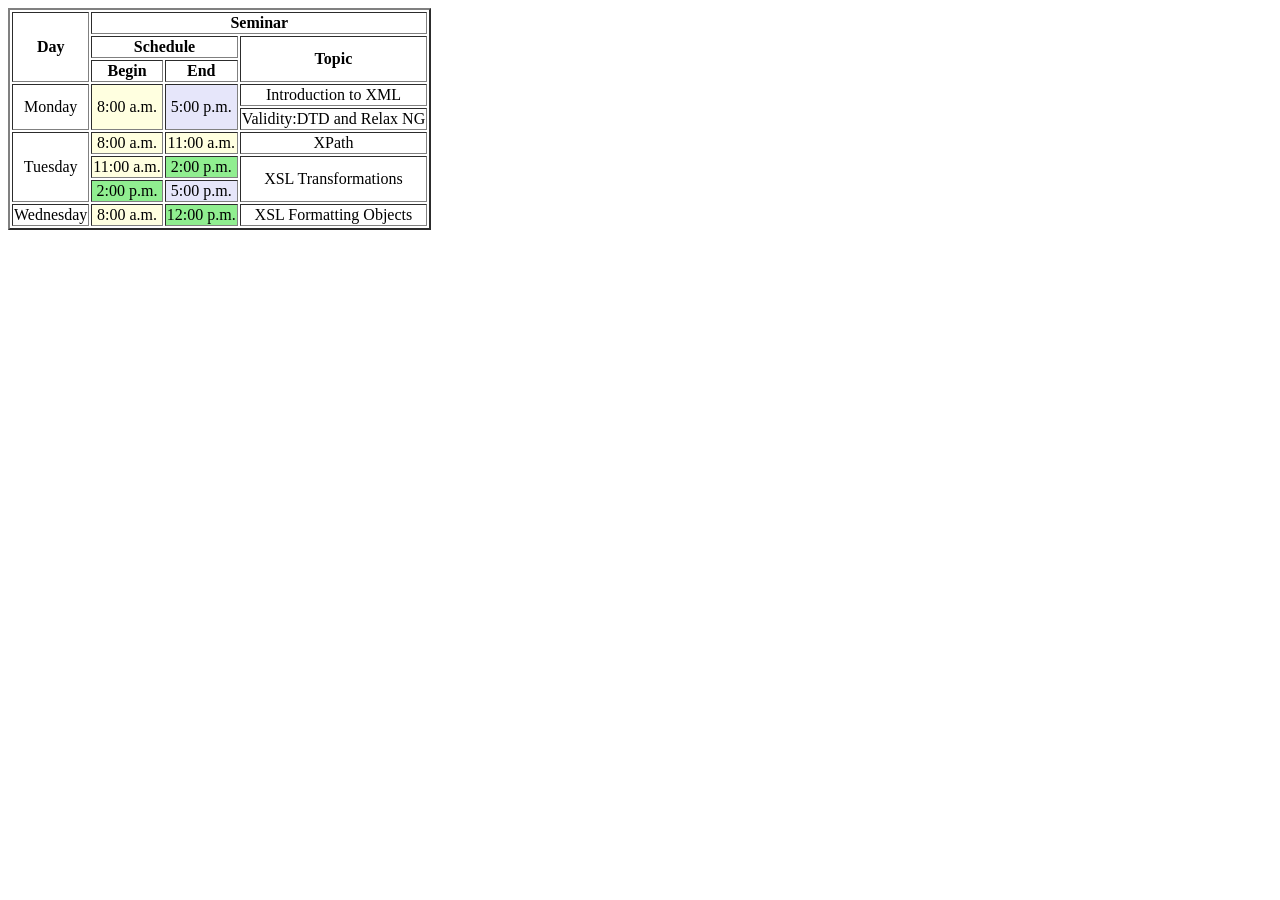
<file: task1 - Copy/index.html>
<!DOCTYPE html>
<html>
    <head>
        <title>Web-design-summer </title>
        <link rel="icon" href="image/5610944.png">
    </head>
    <body>
        <table border="2" >
            <thead>
                <tr>
                    <th rowspan="3" >Day</th>
                    <th colspan="3">Seminar</th>
                </tr>
                <tr>
                    <th colspan="2">Schedule</th>
                    <th rowspan="2">Topic</th>
                </tr>
                <tr>
                    <th>Begin</th>
                    <th>End</th>
                </tr>
            </thead>
            <tbody>
                <tr>
                    <td rowspan="2" align="center">Monday</td>
                    <td rowspan="2" align="center" bgColor="lightyellow"> 8:00 a.m.</td>
                    <td rowspan="2" align="center" bgColor="Lavender"> 5:00 p.m.</td>
                    <td align="center">Introduction to XML</td>
                </tr>
                <tr>
                    <td align="center">Validity:DTD and Relax NG</td>
                </tr>
                <tr>
                    <td rowspan="3" align="center">Tuesday</td>
                    <td align="center" bgColor="lightyellow"> 8:00 a.m.</td>
                    <td align="center" bgColor="lightyellow"> 11:00 a.m.</td>
                    <td align="center">XPath</td>
                </tr>
                <tr>
                    <td align="center" bgColor="lightyellow"> 11:00 a.m.</td>
                    <td align="center" bgColor="lightgreen"> 2:00 p.m.</td>
                    <td rowspan="2" align="center">XSL Transformations</td>
                </tr>
                <tr>
                    <td align="center" bgColor="lightgreen"> 2:00 p.m.</td>
                    <td align="center" bgColor="Lavender"> 5:00 p.m.</td>
                </tr>
                <tr>
                    <td align="center">Wednesday</td>
                    <td align="center" bgColor="lightyellow"> 8:00 a.m.</td>
                    <td align="center" bgColor="lightgreen"> 12:00 p.m.</td>
                    <td align="center">XSL Formatting Objects</td>
                </tr>
            </tbody>
        </table>
    </body>

</html>
</file>
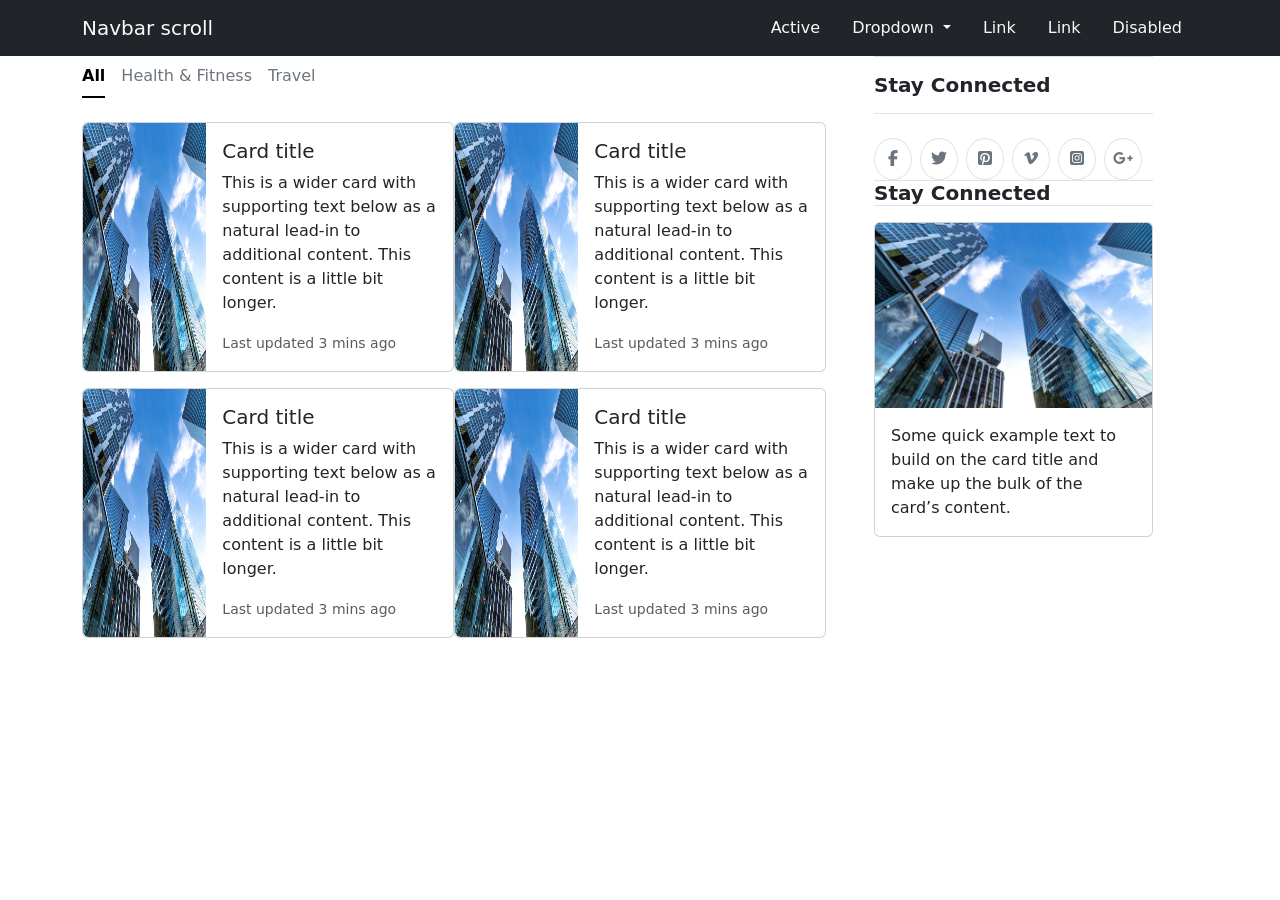
<file: task10/index.html>
<!DOCTYPE html>
<html lang="en">
<head>
    <meta charset="UTF-8">
    <meta name="viewport" content="width=device-width, initial-scale=1.0">
    <title>Web-design-summer </title>
    <link rel="stylesheet" href="css/bootstrap.min.css">
    <link rel="stylesheet" href="css/all.min.css">
</head>
<body>
   <nav class="navbar navbar-expand-lg bg-dark">
  <div class="container-fluid container">
    <a class="navbar-brand text-light " href="#">Navbar scroll</a>
    <ul class="nav justify-content-end">
  <li class="nav-item">
    <a class="nav-link active text-light " aria-current="page" href="#">Active</a>
  </li>
  <li class="nav-item dropdown">
          <a class="nav-link dropdown-toggle text-light"  href="#" role="button" data-bs-toggle="dropdown" aria-expanded="false">
            Dropdown
          </a>
          <ul class="dropdown-menu">
            <li><a class="dropdown-item" href="#">Action</a></li>
            <li><a class="dropdown-item" href="#">Another action</a></li>
            <li><hr class="dropdown-divider"></li>
            <li><a class="dropdown-item" href="#">Something else here</a></li>
          </ul>
        </li>
  <li class="nav-item">
    <a class="nav-link disabled text-light " href="#">Link</a>
  </li>
  <li class="nav-item">
    <a class="nav-link disabled text-light " href="#">Link</a>

  </li>
  <li class="nav-item">
    <a class="nav-link disabled text-light " aria-disabled="true">Disabled</a>
  </li>
</ul>
  </div>
</nav>
<section  class="container">
    <div class="d-flex">
    <div class="col-8">
        <ul class="nav nav-underline mb-4" id="myTab" role="tablist">
    <li class="nav-item" role="presentation">
      <a class="nav-link active" id="all-tab" data-bs-toggle="tab" href="#all-content" role="tab">All</a>
    </li>
    <li class="nav-item" role="presentation">
      <a class="nav-link text-secondary" id="health-tab" data-bs-toggle="tab" href="#health-content" role="tab">Health & Fitness</a>
    </li>
    <li class="nav-item" role="presentation">
      <a class="nav-link text-secondary" id="travel-tab" data-bs-toggle="tab" href="#travel-content" role="tab">Travel</a>
    </li>
  </ul>
  <div class="tab-content row" id="myTabContent">
    <div class="tab-pane fade show active" id="all-content" role="tabpanel">
        <div class="d-flex">
        <div class="card col-6 mb-3">
            <div class="row g-0">
                <div class="col-md-4">
                     <img src="image/3.jpg" class="img-fluid rounded-start w-100 h-100" alt="">
                </div>
                <div class="col-md-8">
                    <div class="card-body">
                        <h5 class="card-title">Card title</h5>
                        <p class="card-text">This is a wider card with supporting text below as a natural lead-in to additional content. This content is a little bit longer.</p>
                        <p class="card-text"><small class="text-body-secondary">Last updated 3 mins ago</small></p>
                    </div>
                </div>
            </div>
        </div>
        <div class="card col-6 mb-3">
            <div class="row g-0">
                <div class="col-md-4">
                    <img src="image/3.jpg" class="img-fluid rounded-start w-100 h-100" alt="">
                </div>
                <div class="col-md-8">
                    <div class="card-body">
                        <h5 class="card-title">Card title</h5>
                        <p class="card-text">This is a wider card with supporting text below as a natural lead-in to additional content. This content is a little bit longer.</p>
                        <p class="card-text"><small class="text-body-secondary">Last updated 3 mins ago</small></p>
                    </div>
                </div>
            </div>
        </div>
        </div>
        <div class="d-flex">
        <div class="card col-6 mb-3">
            <div class="row g-0">
                <div class="col-md-4">
                     <img src="image/3.jpg" class="img-fluid rounded-start w-100 h-100" alt="">
                </div>
                <div class="col-md-8">
                    <div class="card-body">
                        <h5 class="card-title">Card title</h5>
                        <p class="card-text">This is a wider card with supporting text below as a natural lead-in to additional content. This content is a little bit longer.</p>
                        <p class="card-text"><small class="text-body-secondary">Last updated 3 mins ago</small></p>
                    </div>
                </div>
            </div>
        </div>
        <div class="card col-6 mb-3">
            <div class="row g-0">
                <div class="col-md-4">
                    <img src="image/3.jpg" class="img-fluid rounded-start w-100 h-100" alt="">
                </div>
                <div class="col-md-8">
                    <div class="card-body">
                        <h5 class="card-title">Card title</h5>
                        <p class="card-text">This is a wider card with supporting text below as a natural lead-in to additional content. This content is a little bit longer.</p>
                        <p class="card-text"><small class="text-body-secondary">Last updated 3 mins ago</small></p>
                    </div>
                </div>
            </div>
        </div>
        </div>
    </div>
    <div class="tab-pane fade" id="health-content" role="tabpanel">
    <div class="d-flex">
         <div class="col-3 shadow pb-3 mb-4 me-4  bg-body-tertiary rounded position-relative">
                <img src="image/3.jpg" alt="" class="w-100">
                <button class="btn bg-white btn-sm position-absolute top-0 start-0">TRAVEL</button>
                <h4 class="fs-5 fw-bold">How Did van Gogh's Turbulent Mind Depict One of the Most Complex Concepts in Physics?</h4>
                <p class="fs-6 text-dark text-opacity-25">Pick the yellow peach that looks like a sunset with itt ned, crange and pink coat skin</p>
                <p class="fs-6 text-dark text-opacity-25 py-1">Lorem ipsum dolor sit amet.</p>
            </div>
       
         <div class="col-3 shadow pb-3 mb-4 bg-body-tertiary rounded position-relative">
                <img src="image/3.jpg" alt="" class="w-100">
                <button class="btn bg-white btn-sm position-absolute top-0 start-0">TRAVEL</button>
                <h4 class="fs-5 fw-bold">How Did van Gogh's Turbulent Mind Depict One of the Most Complex Concepts in Physics?</h4>
                <p class="fs-6 text-dark text-opacity-25">Pick the yellow peach that looks like a sunset with itt ned, crange and pink coat skin</p>
                <p class="fs-6 text-dark text-opacity-25 py-1">Lorem ipsum dolor sit amet.</p>
            </div>
    </div>
    <div class="d-flex">
         <div class="col-3 shadow pb-3 mb-4 me-4 bg-body-tertiary rounded position-relative">
                <img src="image/3.jpg" alt="" class="w-100">
                <button class="btn bg-white btn-sm position-absolute top-0 start-0">TRAVEL</button>
                <h4 class="fs-5 fw-bold">How Did van Gogh's Turbulent Mind Depict One of the Most Complex Concepts in Physics?</h4>
                <p class="fs-6 text-dark text-opacity-25">Pick the yellow peach that looks like a sunset with itt ned, crange and pink coat skin</p>
                <p class="fs-6 text-dark text-opacity-25 py-1">Lorem ipsum dolor sit amet.</p>
            </div>
       
         <div class="col-3 shadow pb-3 mb-4 bg-body-tertiary rounded position-relative">
                <img src="image/3.jpg" alt="" class="w-100">
                <button class="btn bg-white btn-sm position-absolute top-0 start-0">TRAVEL</button>
                <h4 class="fs-5 fw-bold">How Did van Gogh's Turbulent Mind Depict One of the Most Complex Concepts in Physics?</h4>
                <p class="fs-6 text-dark text-opacity-25">Pick the yellow peach that looks like a sunset with itt ned, crange and pink coat skin</p>
                <p class="fs-6 text-dark text-opacity-25 py-1">Lorem ipsum dolor sit amet.</p>
            </div>
    </div>
    </div>
    <div class="tab-pane fade" id="travel-content" role="tabpanel">
      <h5></h5>
      <p></p>
    </div>

  </div>

</div>
<div class="col-3 ms-5">

  <h5 class="fw-bold mb-4 border-top border-bottom py-3">Stay Connected</h5>
  <div class="d-flex">
    <a href="#" class="border  rounded-circle align-items-center me-2 p-2 text-secondary ">
      <i class="fa-brands fa-facebook-f"></i>
    </a>
    <a href="#" class="border  rounded-circle  align-items-center me-2 p-2 text-secondary ">
      <i class="fa-brands fa-twitter"></i>
    </a>
    <a href="#" class="border  rounded-circle  align-items-center me-2 p-2 text-secondary ">
      <i class="fa-brands fa-square-pinterest"></i>
    </a>
    <a href="#" class="border  rounded-circle align-items-center me-2 p-2 text-secondary ">
      <i class="fa-brands fa-vimeo-v"></i>
    </a>
    <a href="#" class="border  rounded-circle align-items-center me-2 p-2 text-secondary ">
      <i class="fa-brands fa-square-instagram"></i>
    </a>
    <a href="#" class="border rounded-circle align-items-center me-2 p-2 text-secondary ">
      <i class="fa-brands fa-google-plus-g"></i>
    </a>
  </div>
  <h5 class="fw-bold mb-3 border-top border-bottom ">Stay Connected</h5>
  <div class="card">
  <img src="image/3.jpg" class="card-img-top" alt="">
  <div class="card-body">
    <p class="card-text">Some quick example text to build on the card title and make up the bulk of the card’s content.</p>
  </div>
</div>
    


</div>
</div>
</section>

















<script src="js/bootstrap.bundle.min.js"></script>
</body>







</html>
</file>
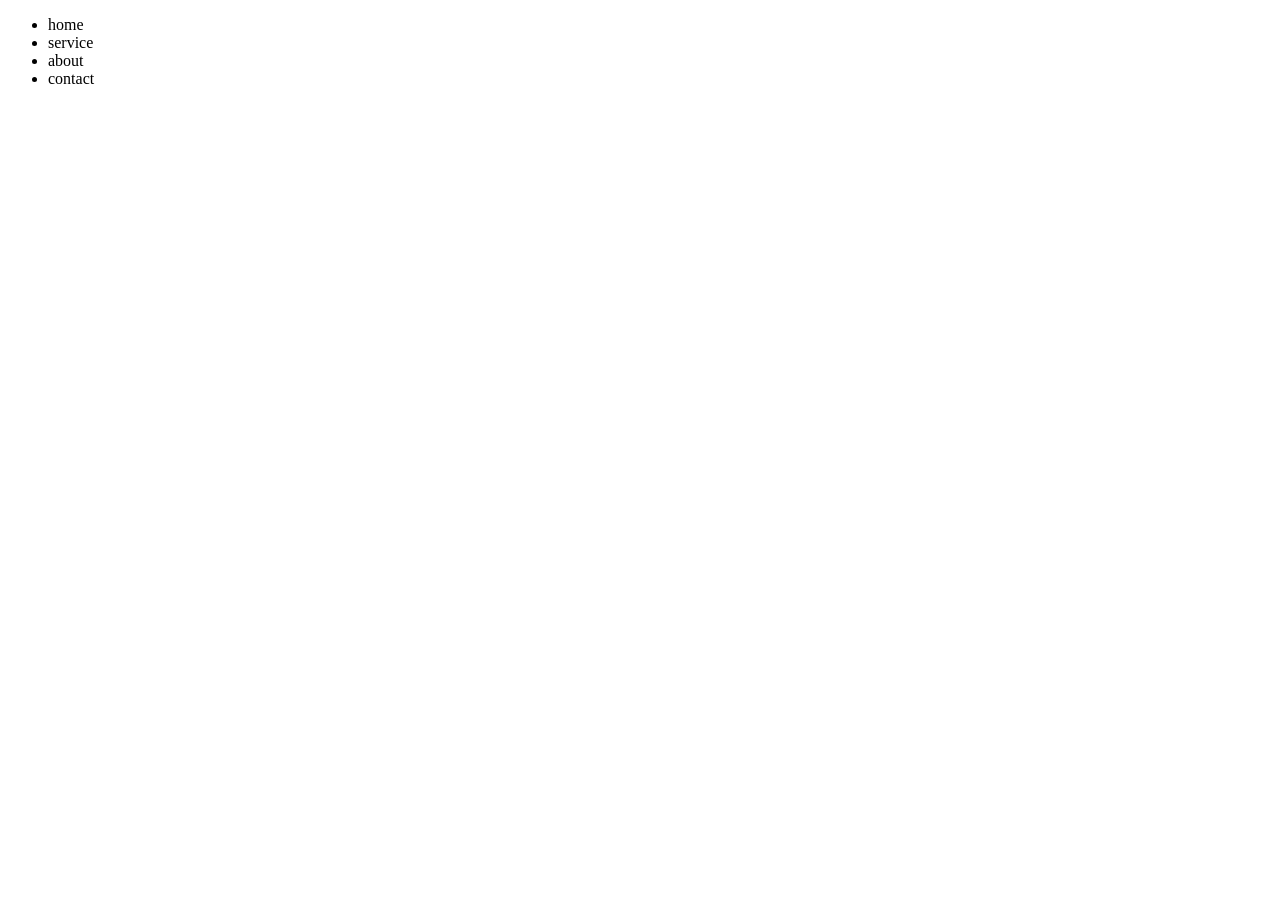
<file: task13/index.html>
<!DOCTYPE html>
<html lang="en">
<head>
    <meta charset="UTF-8">
    <meta name="viewport" content="width=device-width, initial-scale=1.0">
    <title>Document</title>
</head>
<body>
    <ul>
        <li class="js-blue" onclick="Click(this)">home</li>
        <li class="js-blue" onclick="Click(this)">service</li>
        <li class="js-blue" onclick="Click(this)">about</li>
        <li class="js-blue" onclick="Click(this)">contact</li>
    </ul>
    <script src="js/script.js"></script>
</body>
</html>
</file>
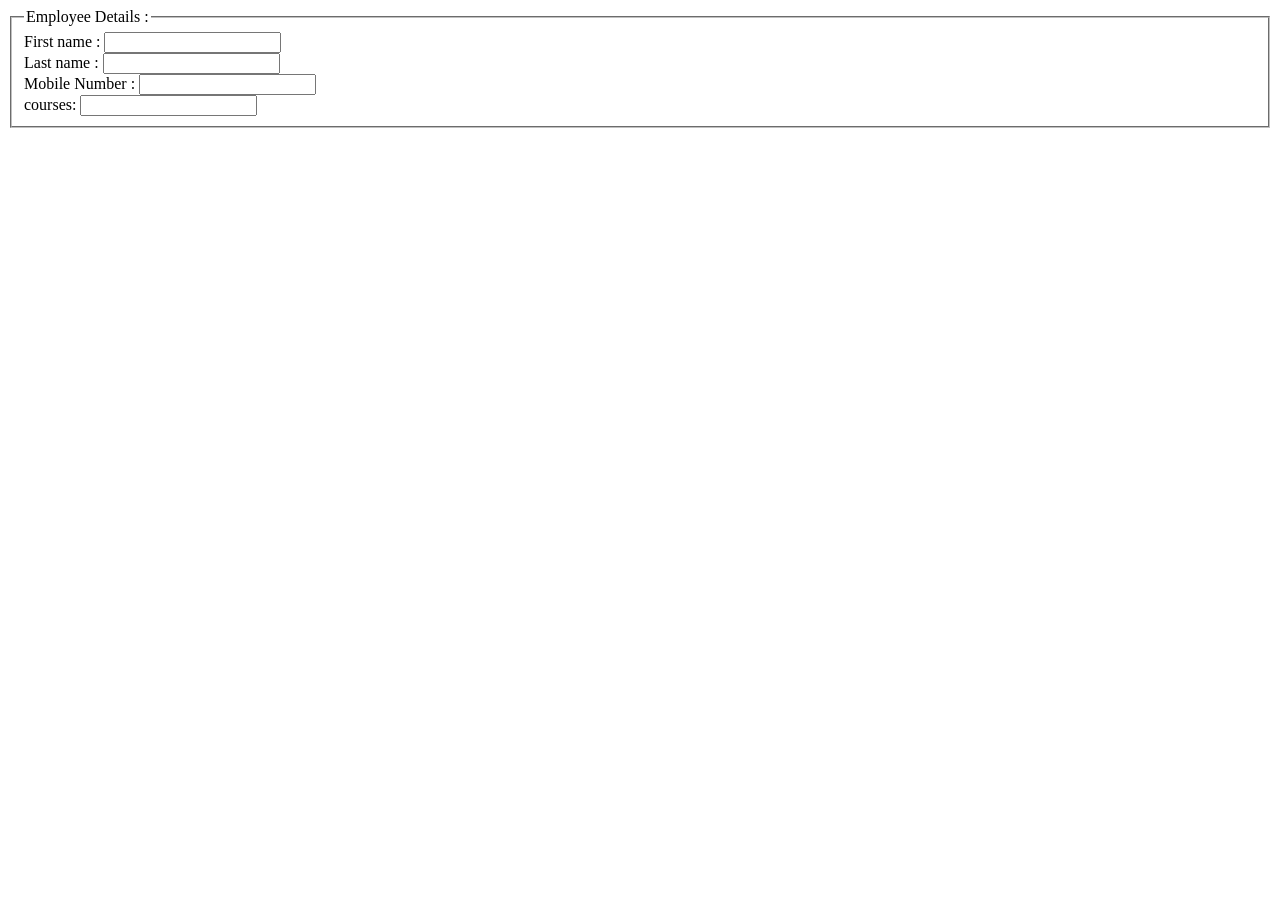
<file: task2/index.html>
<!DOCTYPE html>
<html lang="en">
<head>
    <meta charset="UTF-8">
    <meta name="viewport" content="width=device-width, initial-scale=1.0">
    <title>Web-design-summer </title>
    <link rel="icon" href="image/5610944.png">
</head>
<body>
    <fieldset>
    <legend>Employee Details :</legend>
    <form>
        <div>
            <label>First name :</label>
            <input type="text" name="firstName" pattern="[A-Za-z]{1,100}"required>
        </div>
        <div>
            <label>Last name :</label>
            <input type="text" name="lastName"pattern="[A-Za-z]{5,}">
        </div>
        <div>
            <label>Mobile Number :</label>
            <input type="text" name="mobileNumber"pattern="01[0125][0-9]{8}" title="Please enter a valid 11-digit Egyptian phone number starting with 010, 011, 012, or 015.">
        </div>
        <div>
            <label>courses:</label>
            <input type="text" name="course" list="courses-list">
            <datalist id="courses-list">
                <option value="HTML">
                <option value="CSS">
                <option value="JS">
                <option value="c++">
                <option value="Python">
            </datalist>
        </div>
    </form>
</body>
</html>
</file>
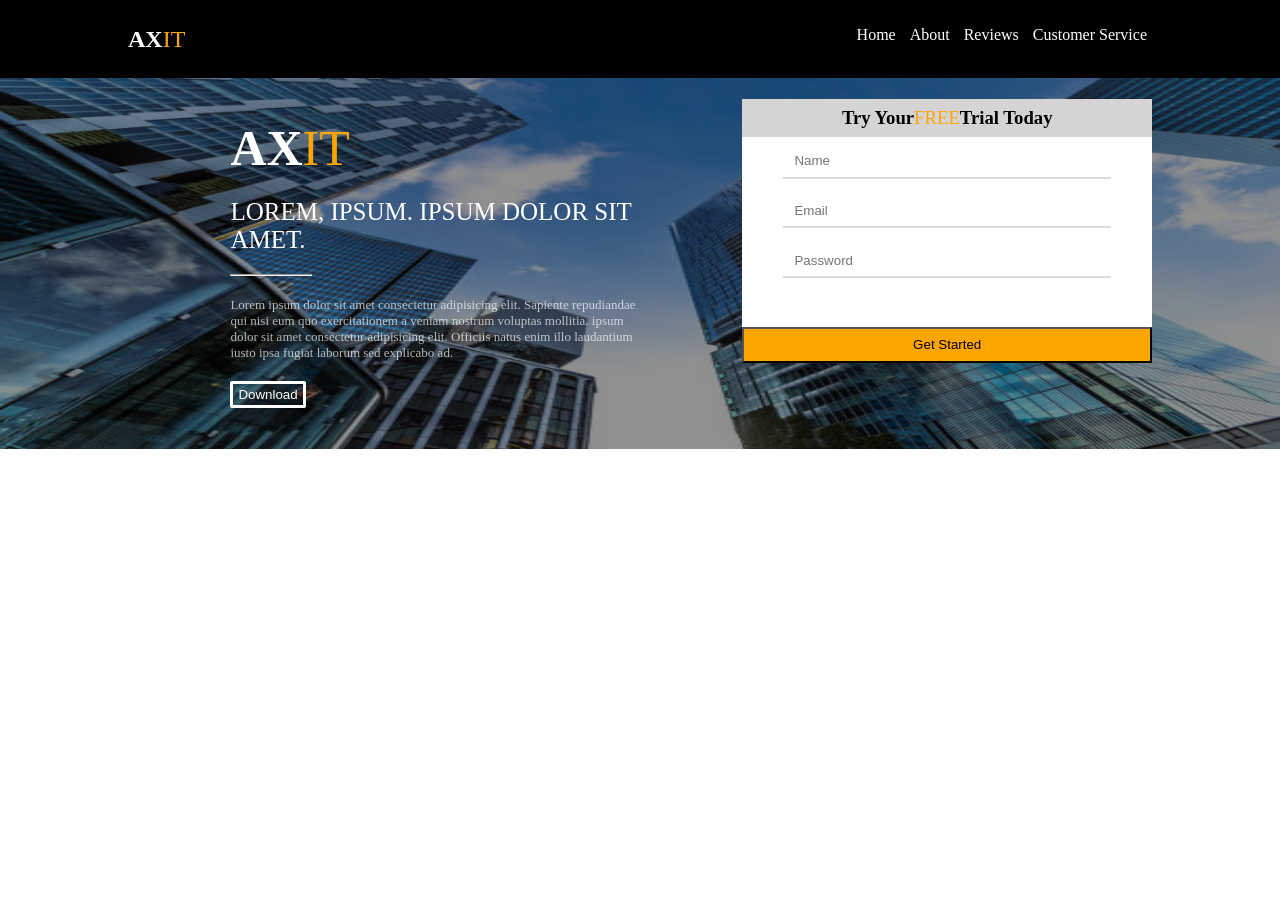
<file: task4/index.html>
<!DOCTYPE html>
<html lang="en">
<head>
    <meta charset="UTF-8">
    <meta name="viewport" content="width=device-width, initial-scale=1.0">
    <!-- <meta http-equiv="refresh" content="20"> -->
    <title>Web-design-summer </title>
    <link rel="icon" href="image/5610944.png">
    <link rel="stylesheet" href="css/style.css">
</head>
<body>
    <nav class="">
        <div class="container padding-tob-bottom">
            <h2 class="text-cpital white d-inline-block ">ax<span class="bg-orange font-whight">it</span></h2>
            <ul class="float-right">
                <li class="d-inline-block"><a href="" class="white">Home</a></li>
                <li class="d-inline-block"><a href="" class="white">About</a></li>
                <li class="d-inline-block"><a href="" class="white">Reviews</a></li>
                <li class="d-inline-block"><a href="" class="white">Customer Service</a></li>
            </ul>
            <div class="clear"></div>

        
        </div>
    </nav>
    <section class=" background-img">
        <div class="overlay">
           <div class="container">
            <div class="conainer padding-tob-bottom">
                <div class="padding-tob-bottom card float-left">
                   <h1 class="text-cpital white d-inline-block font-size ">ax<span class="bg-orange font-whight">it</span></h1>
                   <p class="text-cpital font-size-p white font-whight margin-top-bottom">Lorem, ipsum. ipsum dolor sit amet.</p>
                   <hr class="margin-top-bottom">
                   <p class="p-word-body margin-top-bottom">Lorem ipsum dolor sit amet consectetur adipisicing elit. Sapiente repudiandae qui nisi eum quo exercitationem a veniam nostrum voluptas mollitia. ipsum dolor sit amet consectetur adipisicing elit. Officiis natus enim illo laudantium iusto ipsa fugiat laborum sed explicabo ad.</p>
                   <button class="btn-style white">Download</button>
                </div>
                <div class="card  bg-white middle float-right">
                    <div class="">
                    <form action="" class="text-center">
                        <h3 class="bg-grey-form padding-tob-bottom">Try Your<span class="bg-orange font-whight">FREE</span>Trial Today</h3>
                        <input type="text" placeholder="   Name" class="d-inline-block pord-inputForm padding-tob-bottom">
                        <input type="email" placeholder="   Email" class="d-inline-block pord-inputForm padding-tob-bottom">
                        <input type="password" placeholder="   Password" class="d-inline-block pord-inputForm padding-tob-bottom">
                        <input type="submit" value="Get Started" class="submit padding-tob-bottom">


                    </form>
                    </div>
                </div>
                <div class="clear"></div>
            </div>
        </div></div>
    </section>






















</body>
</html>
</file>
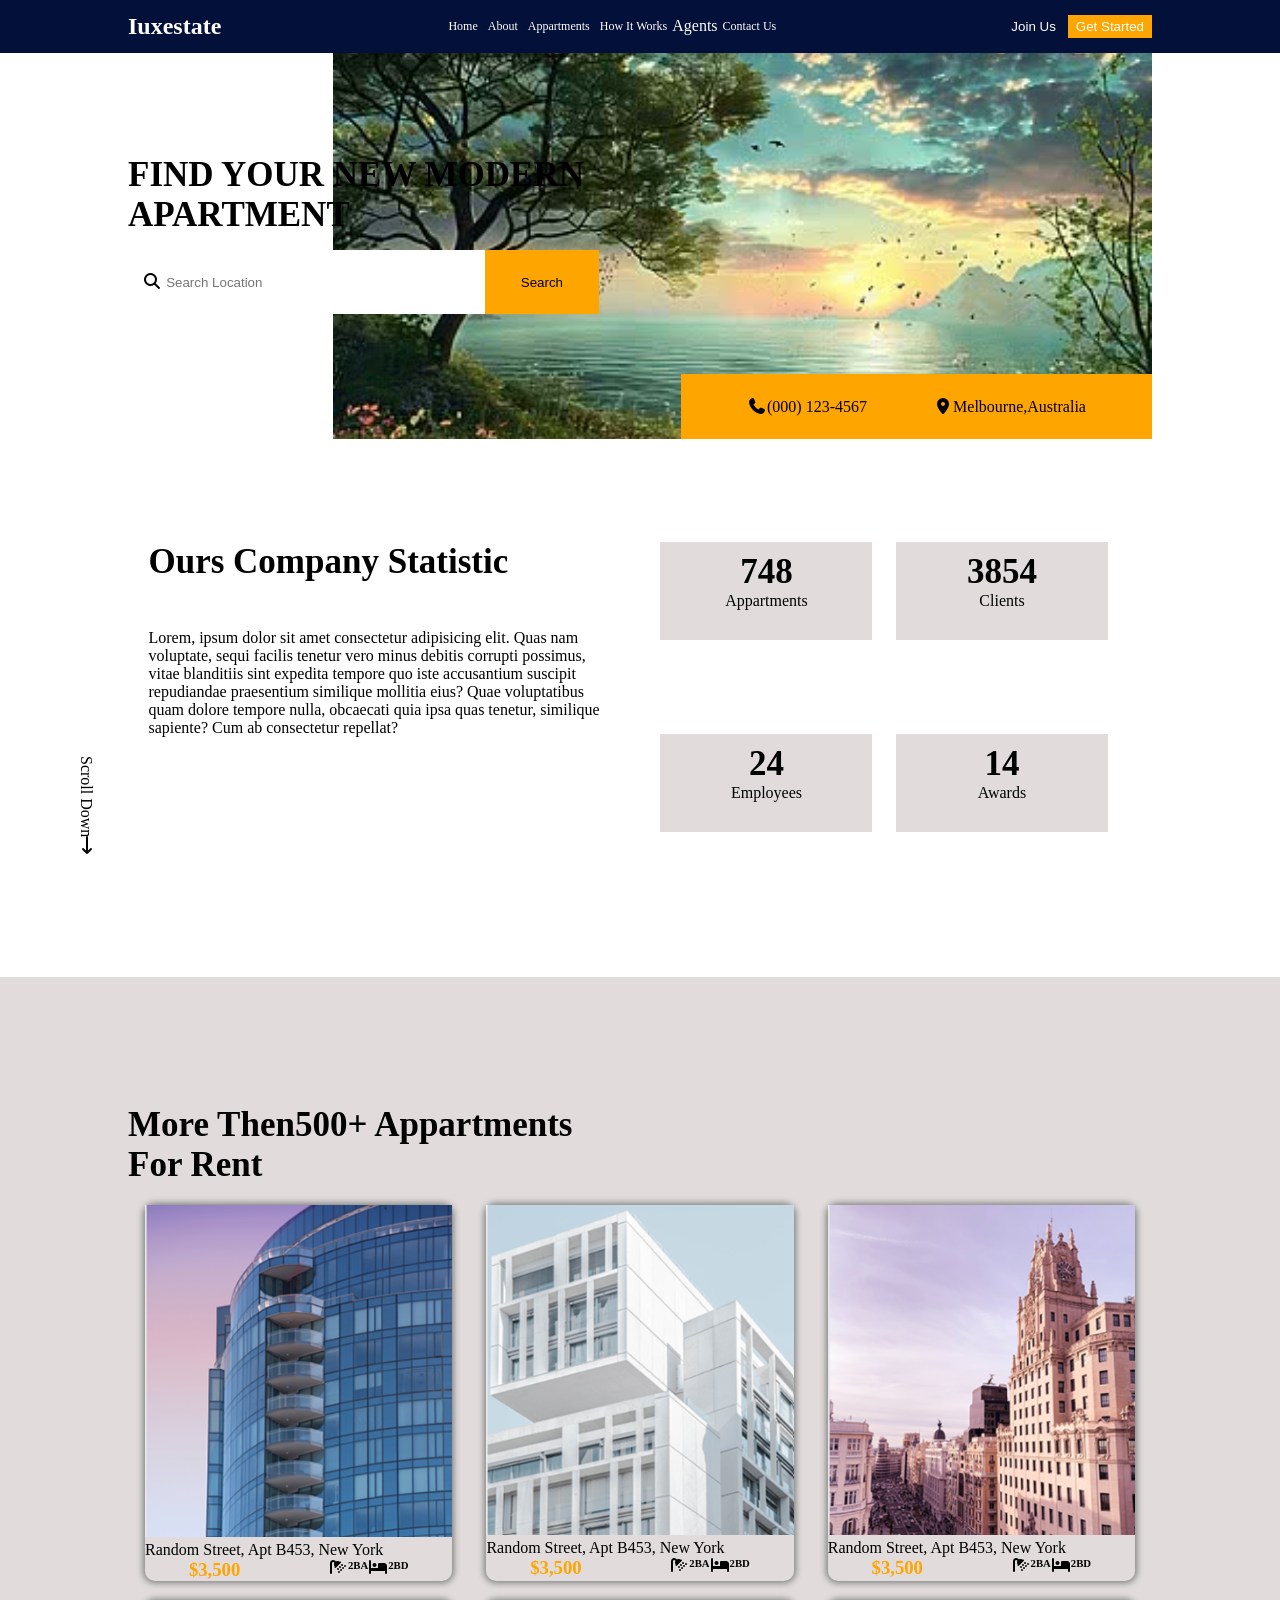
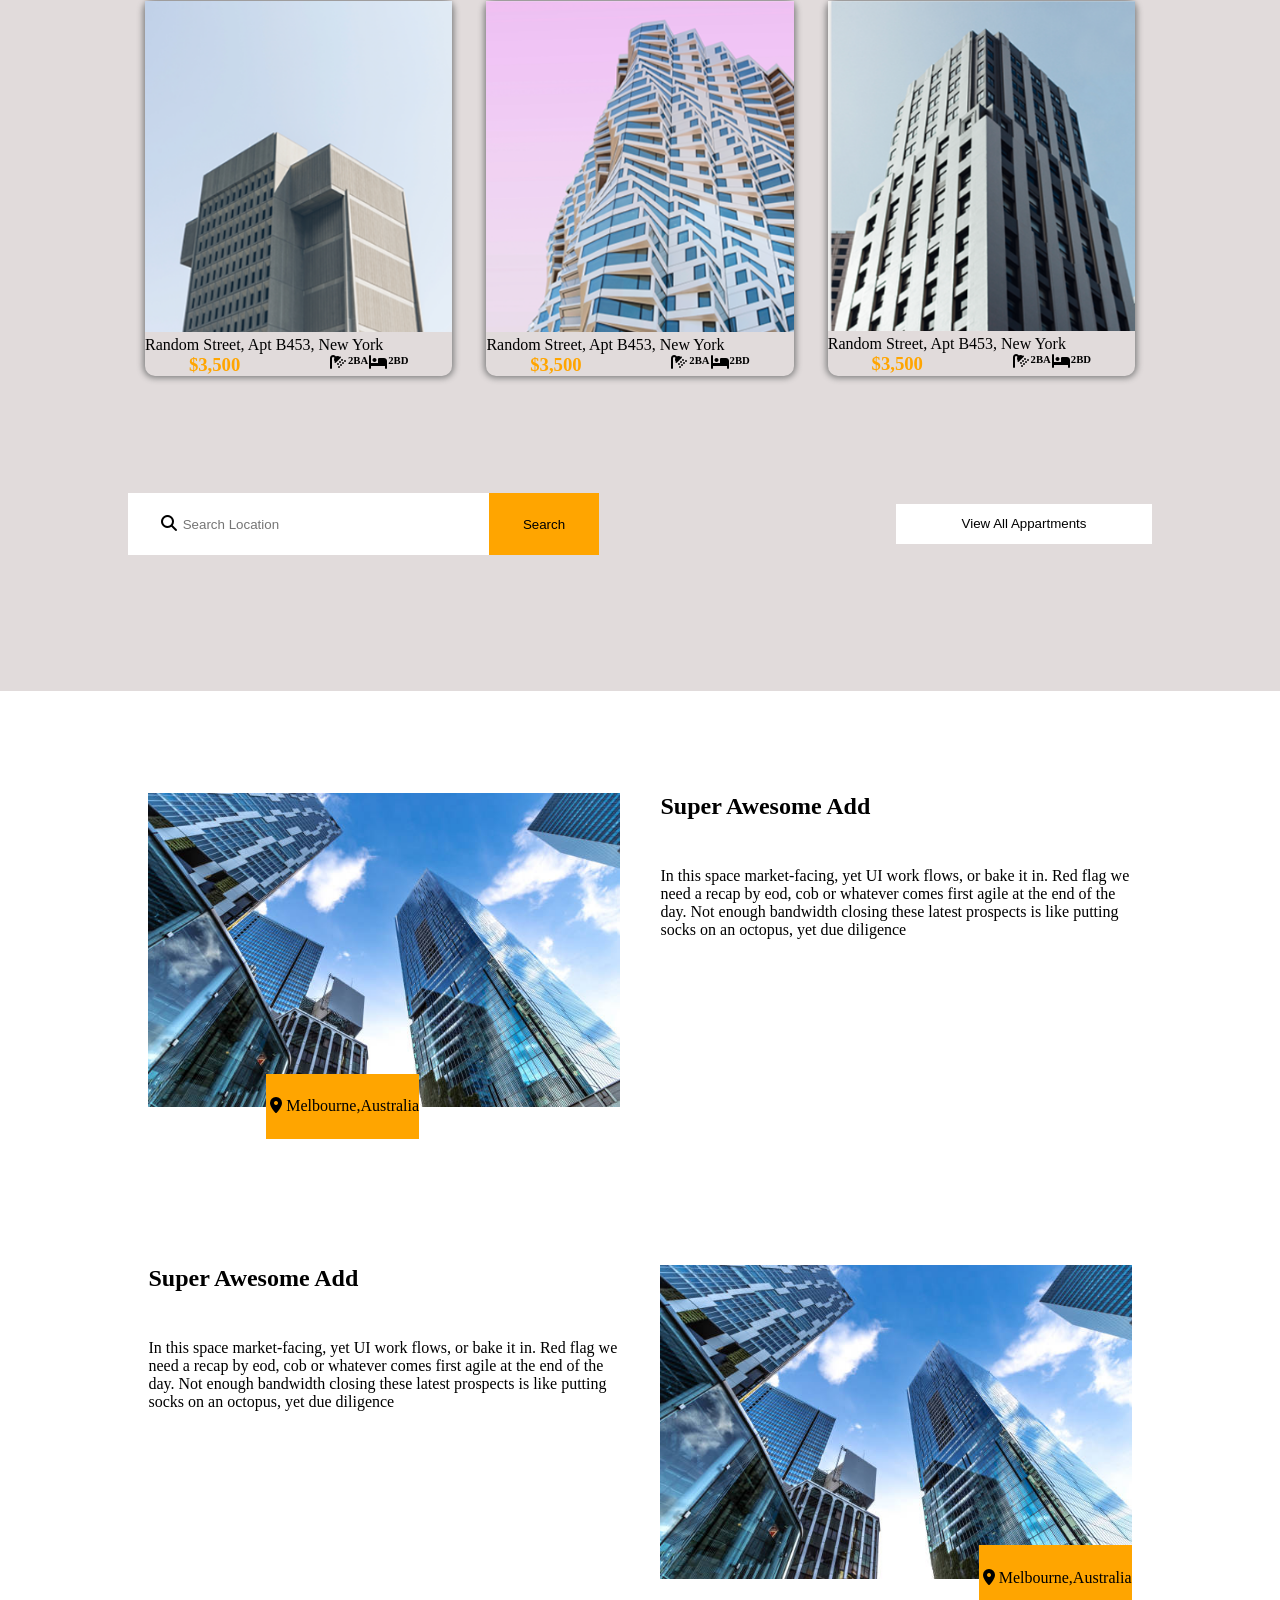
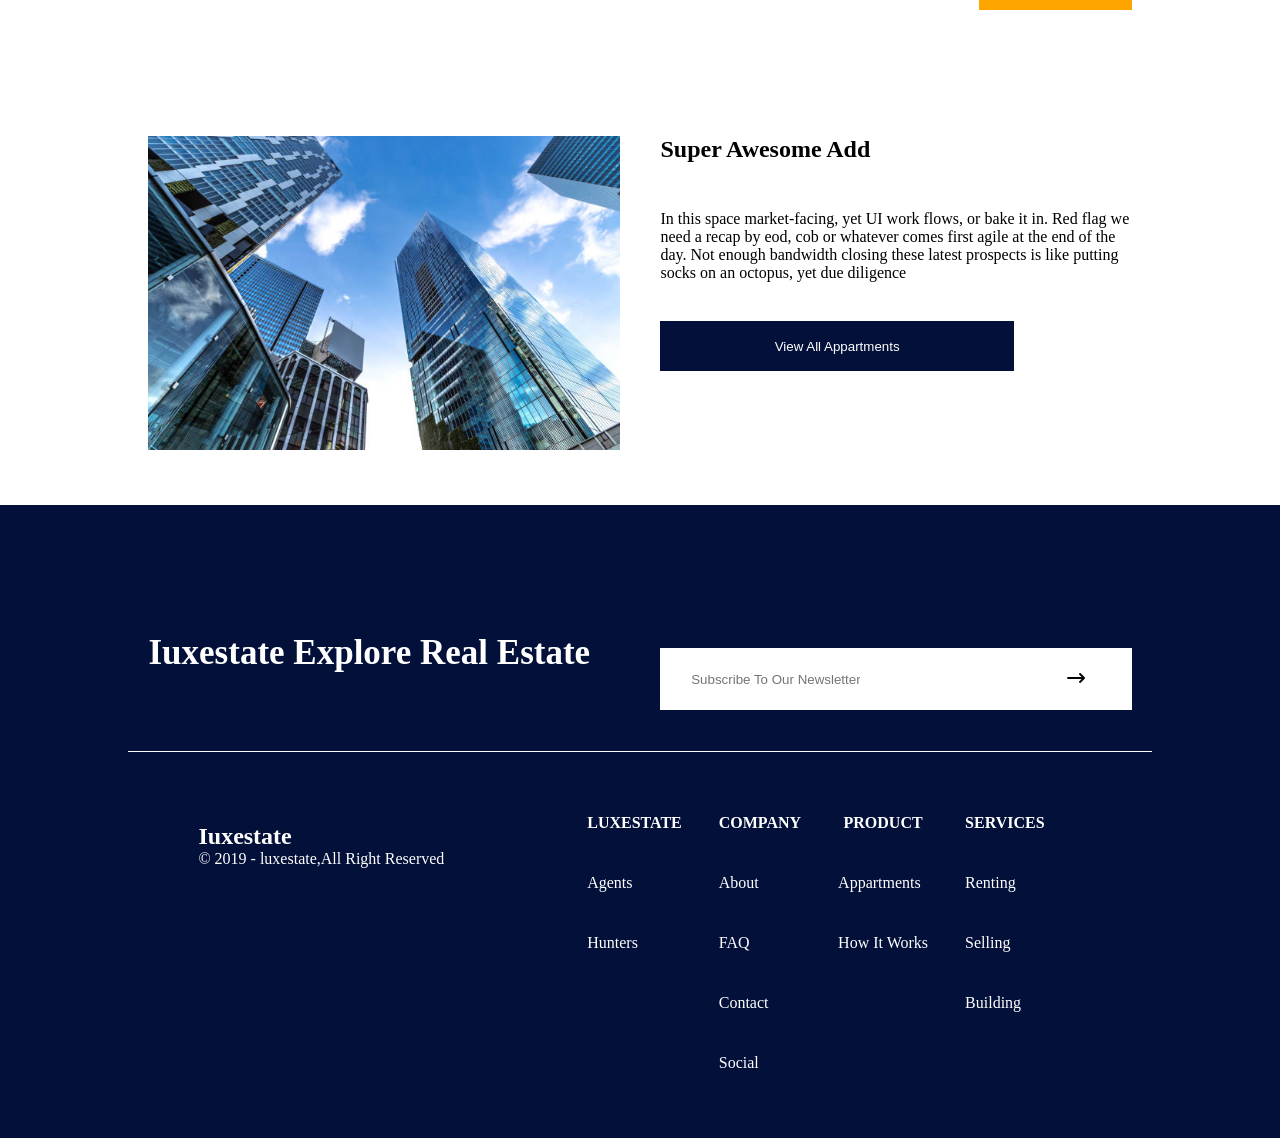
<file: task5/index.html>
<!DOCTYPE html>
<html lang="en">
<head>
    <meta charset="UTF-8">
    <meta name="viewport" content="width=device-width, initial-scale=1.0">
    <title>Web-design-summer </title>
    <link rel="icon" href="image/5610944.png">
    <link rel="stylesheet" href="css/all.min.css">
    <link rel="stylesheet" href="css/style.css">
</head>
<body>
    <nav class="bg-black c-white">
        <div class="container ">
        <div class="d-flex fex-nav">
            <h2 class="">Iuxestate</h2>
            <ul class="d-flex fex-nav">
                <li class="li-nav"><a href="" class="c-white">Home</a></li>
                <li class="li-nav"><a href="" class="c-white">About</a></li>
                <li class="li-nav"><a href="" class="c-white">Appartments</a></li>
                <li class="li-nav"><a href="" class="c-white">How It Works</a></li>
                <li class=""><a href="" class="c-white">Agents</a></li>
                <li class="li-nav"><a href="" class="c-white">Contact Us</a></li>
            </ul>
            <div class="d-inline-block">
                <button class="btn-nav c-white">Join Us</button>
                <button class="btn-nav bg-orange c-white">Get Started</button>
            </div>
            
        </div>
        </div>
    </nav>
    <section class="bg-image container">
        <div class="">
            <div class="card p-tob-bottom p-big-top-bottom">
                <h1 class="text-size">FIND YOUR NEW MODERN APARTMENT</h1>
                <form action="" class=" bg-white m-top-bottom form-search d-flex">
                    <div class="w-search p-top-bottom">
                        <i class="fa-solid fa-magnifying-glass"></i>
                        <input type="text" placeholder="Search Location">
                    </div>
                    <div class="p-top-bottom btn-search bg-orange">
                        <input type="submit" value="Search" class="bg-orange">
                    </div>
                </form>
            </div>
            <div class="bg-orange d-flex card num-lock ">
                <div class="p-top-bottom d-flex">
                    <i class="fa-solid fa-phone"></i>
                    <p>(000) 123-4567</p>
                </div>
                <div class="p-top-bottom d-flex">
                    <i class="fa-solid fa-location-dot"></i>
                    <p>Melbourne,Australia</p>
                </div>
            </div>
            <div class="clear"></div>
        </div>
    </section>
    <div class="arrow-down">
        <p class="vertical-text"> Scroll Down    </p>
       <a href="" class="m-tob-bottom"><i class="fa-solid fa-arrow-down-long"></i></a> 

    </div>
    <section class="container">
        <div class="d-flex">
        <div class="card p-big-top-bottom">
            <h2 class="text-size">Ours Company Statistic</h2>
            <p class="p-big-top-bottom">Lorem, ipsum dolor sit amet consectetur adipisicing elit. Quas nam voluptate, sequi facilis tenetur vero minus debitis corrupti possimus, vitae blanditiis sint expedita tempore quo iste accusantium suscipit repudiandae praesentium similique mollitia eius? Quae voluptatibus quam dolore tempore nulla, obcaecati quia ipsa quas tenetur, similique sapiente? Cum ab consectetur repellat?</p>
        </div>
        <div class=" card p-big-top-bottom">
            <div class="d-flex fex-nav num-row">
               <div class="border-box bg-grey">
                    <h2 class="text-size">748</h2>
                    <p>Appartments</p>
               </div>
               <div class="border-box bg-grey">
                    <h2 class="text-size">3854</h2>
                    <p>Clients</p>
               </div>
            </div>
            <div class="d-flex fex-nav num-row">
                <div class="border-box bg-grey">
                    <h2 class="text-size">24</h2>
                    <p>Employees</p>
                </div>
                <div class="border-box bg-grey">
                    <h2 class="text-size">14</h2>
                    <p>Awards</p>
                </div>
            </div>
        </div>
        </div>
    </section>
    <section class="bg-grey">
        <div class="container p-big-top-bottom">
            <h2 class="text-size card">More Then500+ Appartments For Rent</h2>
            <div class="d-flex">
            <div class="card-buy p-tob-bottom">
                <img src="image/card1.png" alt="" class="w-100">
                <p>Random Street, Apt B453, New York</p>
                <div class="d-flex">
                    <h3 class="orange">$3,500</h3>
                    <div class="d-flex">
                        <div class="d-flex">
                        <i class="fa-solid fa-shower"></i>
                        <h6>2BA</h6></div>
                        <div class="d-flex">
                        <i class="fa-solid fa-bed"></i>
                        <h6>2BD</h6></div>
                   </div>
               </div>
            </div>
            <div class="card-buy p-tob-bottom">
                <img src="image/card2.png" alt="" class="w-100">
                <p>Random Street, Apt B453, New York</p>
                <div class="d-flex">
                    <h3 class="orange">$3,500</h3>
                    <div class="d-flex">
                        <div class="d-flex">
                        <i class="fa-solid fa-shower"></i>
                        <h6>2BA</h6></div>
                        <div class="d-flex">
                        <i class="fa-solid fa-bed"></i>
                        <h6>2BD</h6></div>
                   </div>
               </div>
            </div>
            <div class="card-buy p-tob-bottom">
                <img src="image/card3.png" alt="" class="w-100">
                <p>Random Street, Apt B453, New York</p>
                <div class="d-flex">
                    <h3 class="orange">$3,500</h3>
                    <div class="d-flex">
                        <div class="d-flex">
                        <i class="fa-solid fa-shower"></i>
                        <h6>2BA</h6></div>
                        <div class="d-flex">
                        <i class="fa-solid fa-bed"></i>
                        <h6>2BD</h6></div>
                   </div>
               </div>
            </div>
            <div class="card-buy p-tob-bottom">
                <img src="image/card4.png" alt="" class="w-100">
                <p>Random Street, Apt B453, New York</p>
                <div class="d-flex">
                    <h3 class="orange">$3,500</h3>
                    <div class="d-flex">
                        <div class="d-flex">
                        <i class="fa-solid fa-shower"></i>
                        <h6>2BA</h6></div>
                        <div class="d-flex">
                        <i class="fa-solid fa-bed"></i>
                        <h6>2BD</h6></div>
                   </div>
               </div>
            </div>
            <div class="card-buy p-tob-bottom">
                <img src="image/card5.png" alt="" class="w-100">
                <p>Random Street, Apt B453, New York</p>
                <div class="d-flex">
                    <h3 class="orange">$3,500</h3>
                    <div class="d-flex">
                        <div class="d-flex">
                        <i class="fa-solid fa-shower"></i>
                        <h6>2BA</h6></div>
                        <div class="d-flex">
                        <i class="fa-solid fa-bed"></i>
                        <h6>2BD</h6></div>
                   </div>
               </div>
            </div>
            <div class="card-buy p-tob-bottom">
                <img src="image/card6.png" alt="" class="w-100">
                <p>Random Street, Apt B453, New York</p>
                <div class="d-flex">
                    <h3 class="orange">$3,500</h3>
                    <div class="d-flex">
                        <div class="d-flex">
                        <i class="fa-solid fa-shower"></i>
                        <h6>2BA</h6></div>
                        <div class="d-flex">
                        <i class="fa-solid fa-bed"></i>
                        <h6>2BD</h6></div>
                   </div>
               </div>
            </div>

        </div>
        <div class="d-flex p-big-top-bottom fex-nav">
        <form action="" class=" bg-white m-top-bottom form-search d-flex card">
           <div class="w-search p-top-bottom">
                <i class="fa-solid fa-magnifying-glass"></i>
                <input type="text" placeholder="Search Location">
            </div>
            <div class="p-top-bottom btn-search bg-orange">
                <input type="submit" value="Search" class="bg-orange">
            </div>
        </form>
        <div class=" btn-search bg-white m-top-bottom">
        <button class="p-top-bottom bg-white">View All Appartments</button>
        </div>
        </div>
        </div>
    </section>
    <section class="container">
        <div class="d-flex" >
            <div class="card p-big-top-bottom parent ">
                <img src="image/3.jpg" alt="" class="w-100">
                <div class="p-top-bottom d-flex bg-orange child middle-bottom">
                    <i class="fa-solid fa-location-dot"></i>
                    <p>Melbourne,Australia</p>
                </div>
                
            </div>
            <div class="card p-big-top-bottom">
                <h2>Super Awesome Add</h2>
                <p class="p-big-top-bottom">In this space market-facing, yet UI work flows, or bake it in. Red flag we need a recap by eod, cob or whatever comes first agile at the end of the day. Not enough bandwidth closing these latest prospects is like putting socks on an octopus, yet due diligence</p>

            </div>
            <div class="card p-big-top-bottom">
                <h2>Super Awesome Add</h2>
                <p class="p-big-top-bottom">In this space market-facing, yet UI work flows, or bake it in. Red flag we need a recap by eod, cob or whatever comes first agile at the end of the day. Not enough bandwidth closing these latest prospects is like putting socks on an octopus, yet due diligence</p>

            </div>
            <div class="card p-big-top-bottom parent">
                <img src="image/3.jpg" alt="" class="w-100">
                <div class="p-top-bottom d-flex bg-orange child bottom-right">
                    <i class="fa-solid fa-location-dot"></i>
                    <p>Melbourne,Australia</p>
                </div>
            </div>
            <div class="card p-big-top-bottom">
                <img src="image/3.jpg" alt="" class="w-100">
                <div class="bg-orange d-flex card num-lock ">
            </div>
            <div class="clear"></div>
               
            </div>
            <div class="card p-big-top-bottom">
                <h2>Super Awesome Add</h2>
                <p class="p-big-top-bottom">In this space market-facing, yet UI work flows, or bake it in. Red flag we need a recap by eod, cob or whatever comes first agile at the end of the day. Not enough bandwidth closing these latest prospects is like putting socks on an octopus, yet due diligence</p>
                <div class=" btn-search bg-black m-top-bottom w-search">
                    <button class="p-top-bottom bg-black c-white">View All Appartments</button>
                </div>
            </div>
        </div>
    </section>
    <section class="bg-black">
            <div class="container p-big-top-bottom">
                <div class="d-flex">
                <h2 uxestate class="text-size card c-white">Iuxestate Explore Real Estate</h2>
                <form action="" class=" bg-white m-top-bottom form-search d-flex card">
                    <div class="w-search p-top-bottom">
                        <input type="text" placeholder="Subscribe To Our Newsletter">
                    </div>
                    <div class="p-top-bottom btn-search bg-white">
                        <i class="fa-solid fa-arrow-right-long"></i>
                    </div>
                </form>
                </div>
                <hr>
                <div class="d-flex">
                    <div class="w-20 p-top-bottom c-white">
                        <h2 class="c-white">Iuxestate</h2>
                        <p class="c-white">© 2019 - luxestate,All Right Reserved</p>
                    </div>
                <table class="c-white p-big-tob-bottom">
                    <thead >
                        <tr>
                        <th class="foatr-table">LUXESTATE</th>
                        <th class="foatr-table">COMPANY</th>
                        <th class="foatr-table">PRODUCT</th>
                        <th class="foatr-table">SERVICES</th>
                        </tr>

                    </thead>
                    <tbody>
                        <tr>
                            <td class="foatr-table">Agents</td>
                            <td class="foatr-table">About</td>
                            <td class="foatr-table">Appartments</td>
                            <td class="foatr-table">Renting</td>
                        </tr>
                        <tr>
                            <td class="foatr-table">Hunters</td>
                            <td class="foatr-table">FAQ</td>
                            <td class="foatr-table">How It Works</td>
                            <td class="foatr-table">Selling</td>
                        </tr>
                        <tr>
                            <td class="foatr-table"></td>
                            <td class="foatr-table">Contact</td>
                            <td class="foatr-table"></td>
                            <td class="foatr-table">Building</td>
                        </tr>
                        <tr>
                            <td class="foatr-table"></td>
                            <td class="foatr-table">Social</td>
                            <td class="foatr-table"></td>
                            <td class="foatr-table"></td>
                        </tr>


                    </tbody>
                </table>
                </div>
            </div>

    </section>

</body>
</html>
</file>
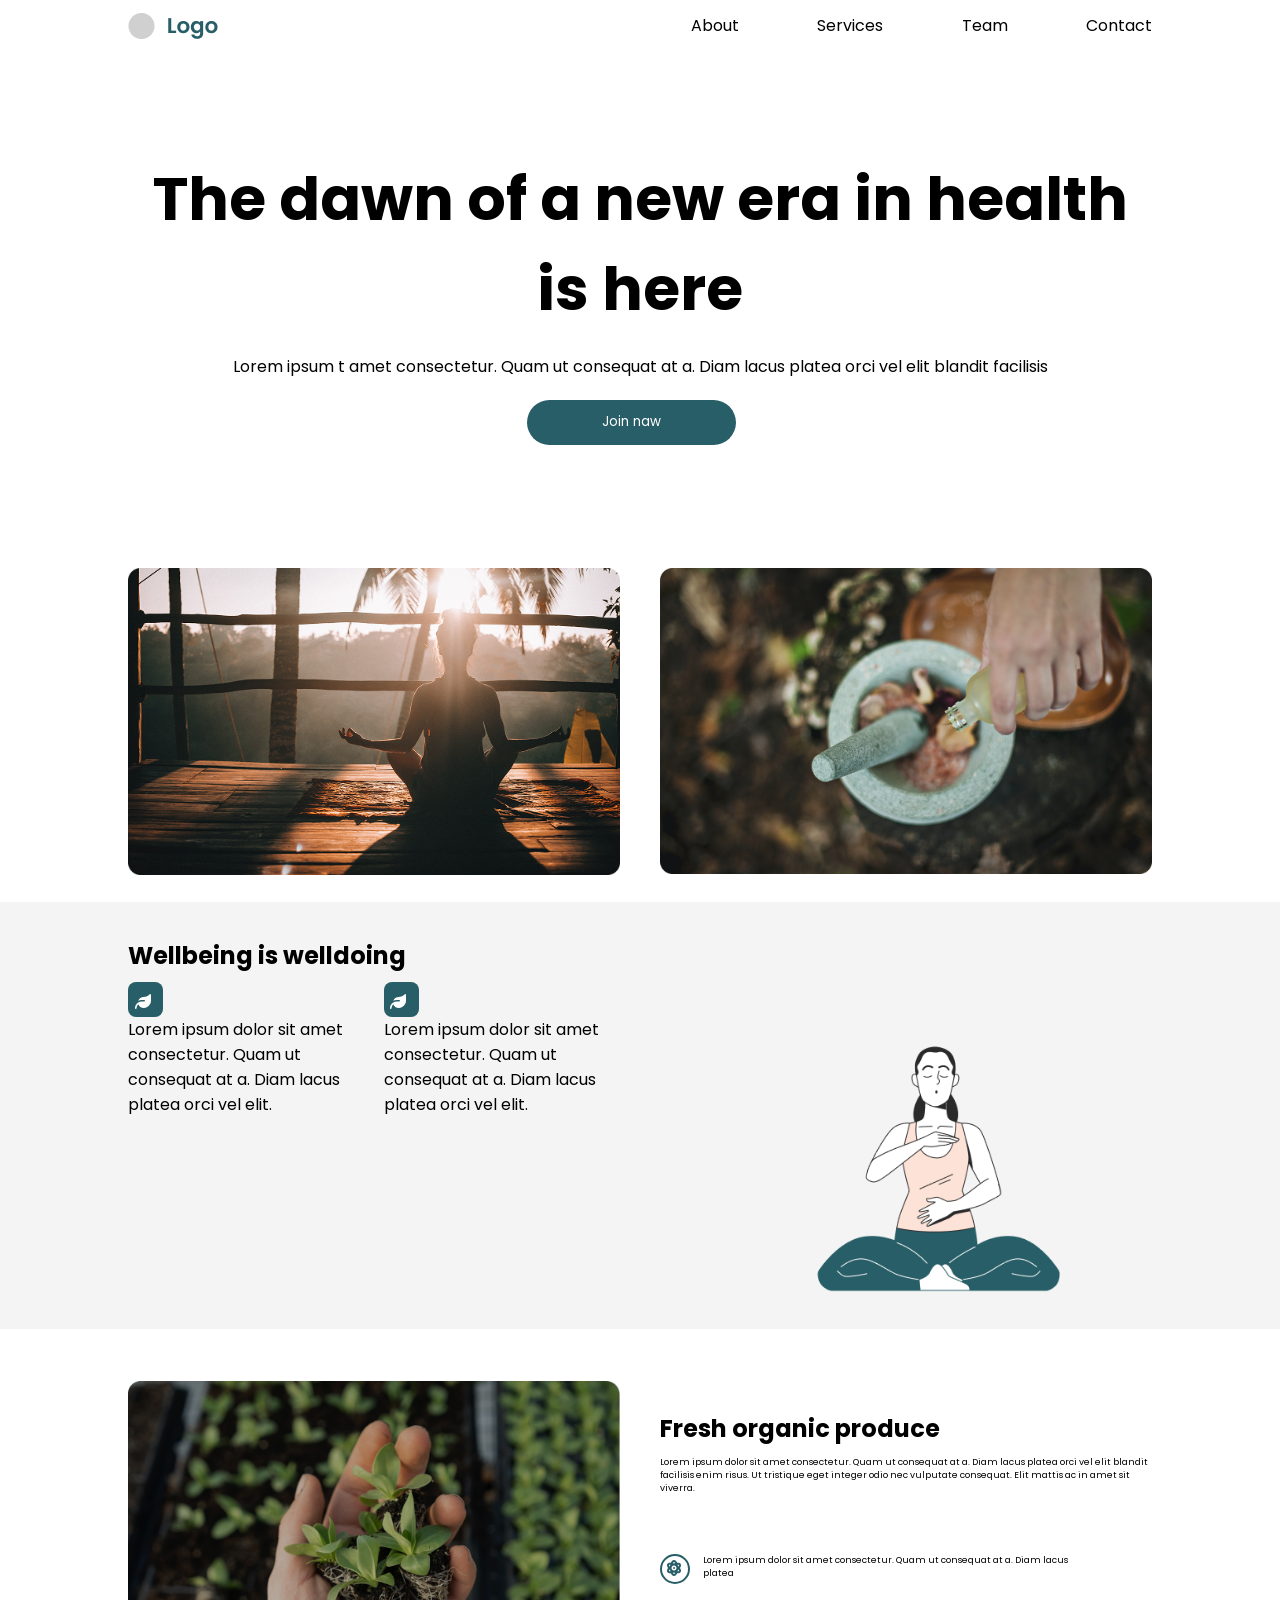
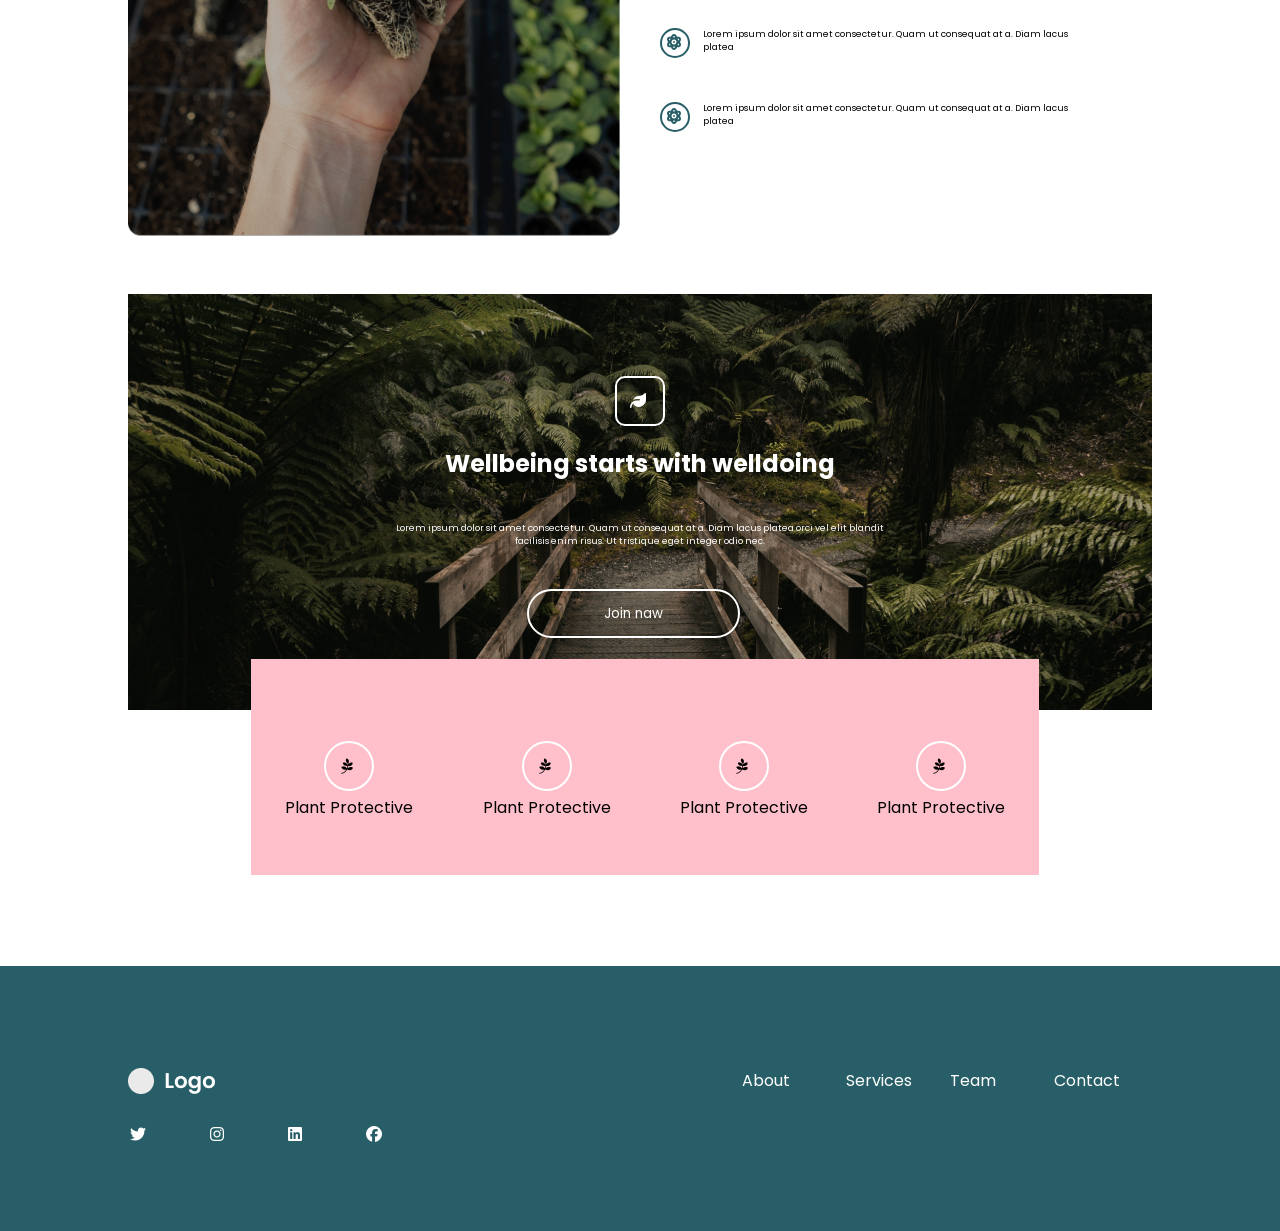
<file: task6/index.html>
<!DOCTYPE html>
<html lang="en">
<head>
    <meta charset="UTF-8">
    <meta name="viewport" content="width=device-width, initial-scale=1.0">
    <title>Web-design-summer </title>
    <link rel="icon" href="image/5610944.png">
    <link rel="preconnect" href="https://fonts.googleapis.com">
    <link rel="preconnect" href="https://fonts.gstatic.com" crossorigin>
    <link href="https://fonts.googleapis.com/css2?family=Poppins:ital,wght@0,100;0,200;0,300;0,400;0,500;0,600;0,700;0,800;0,900;1,100;1,200;1,300;1,400;1,500;1,600;1,700;1,800;1,900&display=swap" rel="stylesheet">
    <link rel="stylesheet" href="css/style.css">
    <link rel="stylesheet" href="css/media.css">
    <link rel="stylesheet" href="css/all.min.css">
</head>
<body>
    <nav class="bg-white">
        <div class="container">
        <div class="d-flex">
            <img src="image/Logo.png" alt="" class="" >
            <div class="d-none"><i class="fa-solid fa-bars"></i></div>
            
            
            <ul class="d-flex w-45 d-none-media">
                <li class="li-nav"><a href="" class="">About</a></li>
                <li class="li-nav"><a href="" class="">Services</a></li>
                <li class="li-nav"><a href="" class="">Team</a></li>
                <li class="li-nav"><a href="" class="">Contact</a></li>
            </ul>
        </div>
        </div>
    </nav>
    <section class="container">
        <div class="m-big-top-bottom">
            <h1 class="t-center">The dawn of a new era in health is here</h1>
            <p class="t-center m-top-bottom">Lorem ipsum t amet consectetur. Quam ut consequat at a. Diam lacus platea orci vel elit blandit facilisis</p>
            <div class="p-center"><button class="btn bg-green c-white">Join naw</button></div>
        </div>
    </section>
    <section class="container">
        <div class="d-flex p-tob-bottom">
            <div class="w-48"><img src="image/jared-rice-xce530fBHrk-unsplash 1.png" alt="" class="w-100"></div>
            <div class="w-48"><img src="image/katherine-hanlon-mod2s3-qFOc-unsplash 1.png" alt="" class="w-100"></div>
        </div>
    </section>
    <section class="bg-grey">
        <div class="container d-flex p-tob-bottom">
            <div class="w-48 w-big-48">
                <h2 class="p-tob-bottom text-center-media">Wellbeing is welldoing</h2>
                <div class="d-flex">
                    <div class="w-48">
                        <div class="border-leaf bg-green text-center-media">
                            <i class="fa-solid fa-leaf c-white "></i>
                        </div>
                        <p class="text-center-media">Lorem ipsum dolor sit amet consectetur. Quam ut consequat at a. Diam lacus platea orci vel elit.</p>
                    </div>
                    <div class="w-48">
                        <div class="border-leaf bg-green text-center-media">
                            <i class="fa-solid fa-leaf c-white"></i>
                        </div>
                        <p class="text-center-media">Lorem ipsum dolor sit amet consectetur. Quam ut consequat at a. Diam lacus platea orci vel elit.</p>
                    </div>
                </div>
            </div>
            <div class="w-48 d-none-media d-none-big-media">
                <img src="image/Illustration.png" alt="" class="w-100">

            </div>
        </div>
    </section>
    <section class="container m-top-bottom p-tob-bottom">
        <div class="d-flex">
            <div class="w-48">
                <img src="image/Group 15.png" alt="" class="w-100">
            </div>
            <div class="w-48 p-tob-bottom">
                <h2 class="p-tob-bottom text-center-media">Fresh organic produce</h2>
                <p class="p-small">Lorem ipsum dolor sit amet consectetur. Quam ut consequat at a. Diam lacus platea orci vel elit blandit facilisis enim risus. Ut tristique eget integer odio nec vulputate consequat. Elit mattis ac in amet sit viverra.</p>
                
                
                <div class="d-flex">
                <div class="bg-white text-center-media m-big-top-bottom m-bottom p-tob-bottom d-flex-non-wrap">
                    <div class="icon-rose w-10"><i class="fa-solid fa-atom c-green"></i></div>
                    <p class="p-small w-90">Lorem ipsum dolor sit amet consectetur. Quam ut consequat at a. Diam lacus platea</p>
                </div>
                <div class="bg-white text-center-media m-bottom p-tob-bottom d-flex-non-wrap">
                    <div class="icon-rose w-10"><i class="fa-solid fa-atom c-green"></i></div>
                    <p class="p-small w-90">Lorem ipsum dolor sit amet consectetur. Quam ut consequat at a. Diam lacus platea</p>
                </div>
                <div class="bg-white text-center-media m-bottom  p-tob-bottom d-flex-non-wrap">
                    <div class="icon-rose w-10"><i class="fa-solid fa-atom c-green"></i></div>
                    <p class="p-small w-90">Lorem ipsum dolor sit amet consectetur. Quam ut consequat at a. Diam lacus platea</p>
                </div>
            </div>
        </div>
    </section>
    <section class="container">
        <div class="bg-img parent">
            <div class="p-big-tob-bottom">
                <div class="bg-img-icon">
                    <i class="fa-solid fa-leaf c-white"></i>
                </div>
                <h2 class="p-tob-bottom t-center c-white">Wellbeing starts with welldoing</h2>
                <p class="p-small t-center m-auto c-white w-48 p-tob-bottom d-none-media">Lorem ipsum dolor sit amet consectetur. Quam ut consequat at a. Diam lacus platea orci vel elit blandit facilisis enim risus. Ut tristique eget integer odio nec.</p>
                <div class="p-center m-auto p-tob-bottom"><button class="btn btn-border bg-transparent c-white">Join naw</button></div>
                <div class="bg-pink p-big-tob-bottom d-flex childe">
                    <div class="w-25">
                    <div class="bg-img-icon border-radius p-tob-bottom"><i class="fa-brands fa-pagelines"></i></div>
                    <p class="t-center p-tob-bottom">Plant Protective</p>
                    </div>
                    <div class="w-25">
                    <div class="bg-img-icon border-radius p-tob-bottom"><i class="fa-brands fa-pagelines"></i></div>
                    <p class="t-center p-tob-bottom">Plant Protective</p>
                    </div>
                    <div class="w-25">
                    <div class="bg-img-icon border-radius p-tob-bottom"><i class="fa-brands fa-pagelines"></i></div>
                    <p class="t-center p-tob-bottom">Plant Protective</p>
                    </div>
                    <div class="w-25">
                    <div class="bg-img-icon border-radius p-tob-bottom"><i class="fa-brands fa-pagelines"></i></div>
                    <p class="t-center p-tob-bottom">Plant Protective</p>
                    </div>
                </div>
            </div>
        </div>
    </section>
    <section class="bg-green p-big-tob-bottom m-footer">
        <div class="container">
        <div class="d-flex">
            <div class="w-45"><img src="image/Logo white.png" alt="" class="" ></div>
            <ul class="d-flex w-40">
                <li class="li-nav w-24"><a href="" class="c-white">About</a></li>
                <li class="li-nav w-24"><a href="" class="c-white">Services</a></li>
                <li class="li-nav w-24"><a href="" class="c-white">Team</a></li>
                <li class="li-nav w-24"><a href="" class="c-white">Contact</a></li>
            </ul>
        </div>
        <ul class="d-flex w-25 p-tob-bottom c-white ">
                <li class="li-nav"><i class="fa-brands fa-twitter"></i></li>
                <li class="li-nav"><i class="fa-brands fa-instagram"></i></li>
                <li class="li-nav"><i class="fa-brands fa-linkedin"></i></li>
                <li class="li-nav"><i class="fa-brands fa-facebook"></i></li>
            </ul>

        </div>
    </section>

    
</body>
</html>
</file>
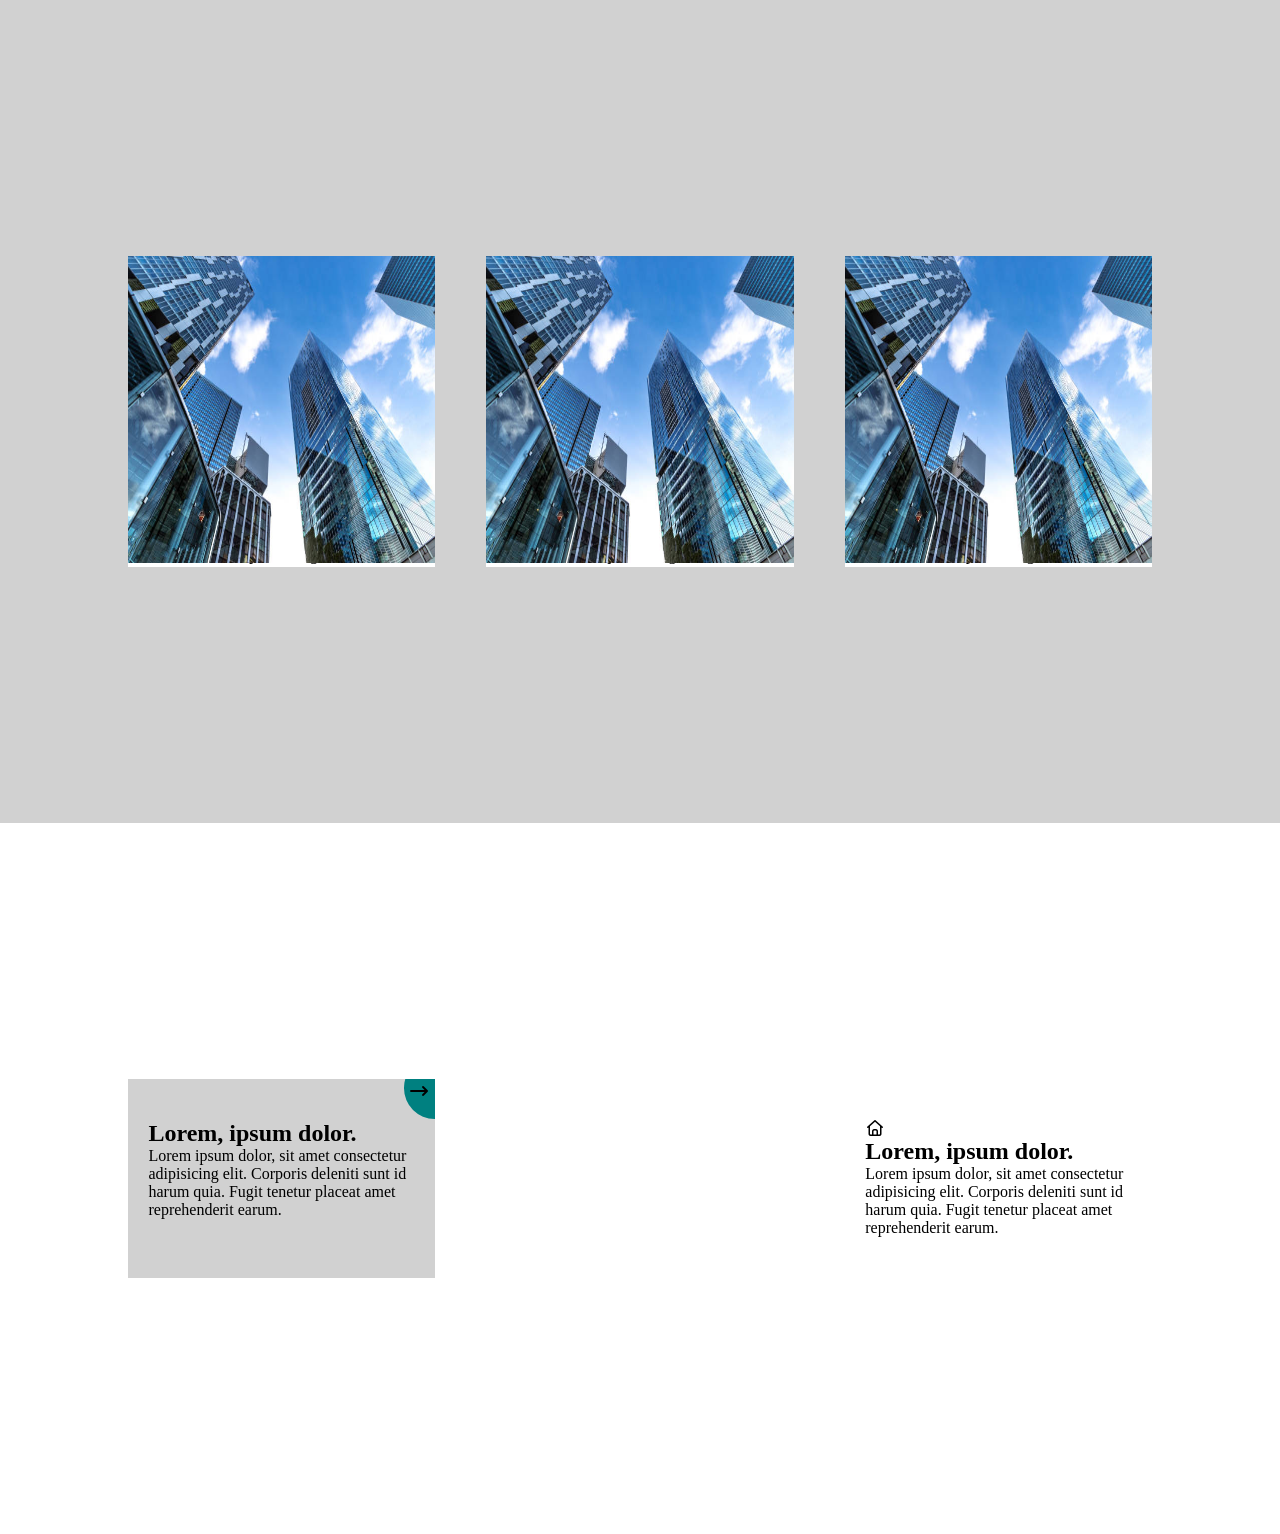
<file: task7/index.html>
<!DOCTYPE html>
<html lang="en">
<head>
    <meta charset="UTF-8">
    <meta name="viewport" content="width=device-width, initial-scale=1.0">
    <title>Web-design-summer </title>
    <link rel="icon" href="image/5610944.png">
    <link rel="stylesheet" href="css/style.css">
    <link rel="stylesheet" href="css/all.min.css">
</head>
<body>
    <section class="bg-grey p-big-top-bottom">
        <div class="container d-flex">
        <div  class="all-card w-30">            
            <div class="bg-white card-p"> 
                <h3>Karan singh</h3>
                <p>Graphic Designer</p>
            </div> 
            <div class="card-img">
                <img src="image/3.jpg" alt="" class="image-edit">
            </div>           
        </div>
        <div  class="all-card w-30">            
            <div class="bg-white card-p"> 
                <h3>Karan singh</h3>
                <p>Graphic Designer</p>
            </div> 
            <div class="card-img">
                <img src="image/3.jpg" alt="" class="image-edit">
            </div>           
        </div>
        <div  class="all-card w-30">            
            <div class="bg-white card-p"> 
                <h3>Karan singh</h3>
                <p>Graphic Designer</p>
            </div> 
            <div class="card-img">
                <img src="image/3.jpg" alt="" class="image-edit">
            </div>           
        </div>
        </div>
    </section>
    <section class=" p-big-top-bottom ">
        <div class="container d-flex">
            <div class="card-budy w-30 bg-grey p-top-bottom  all-card over-floa ">
                <i class="fa-solid fa-arrow-right-long arrow"></i>
                <h2 class="z-index">Lorem, ipsum dolor.</h2>
                <p class="z-index">Lorem ipsum dolor, sit amet consectetur adipisicing elit. Corporis deleniti sunt id harum quia. Fugit tenetur placeat amet reprehenderit earum.</p>
            </div>
            <div class=" card-triangle w-30 bg-white p-top-bottom all-card over-floa ">
                <i class="fa-regular fa-house"></i>
                <div class="d-non"><i class="fa-solid fa-arrow-right-long arrow"></i></div>
                <h2 class="z-index ">Lorem, ipsum dolor.</h2>
                <p class="z-index">Lorem ipsum dolor, sit amet consectetur adipisicing elit. Corporis deleniti sunt id harum quia. Fugit tenetur placeat amet reprehenderit earum.</p>
            </div>

        </div>


    </section>
    
</body>
</html>
</file>
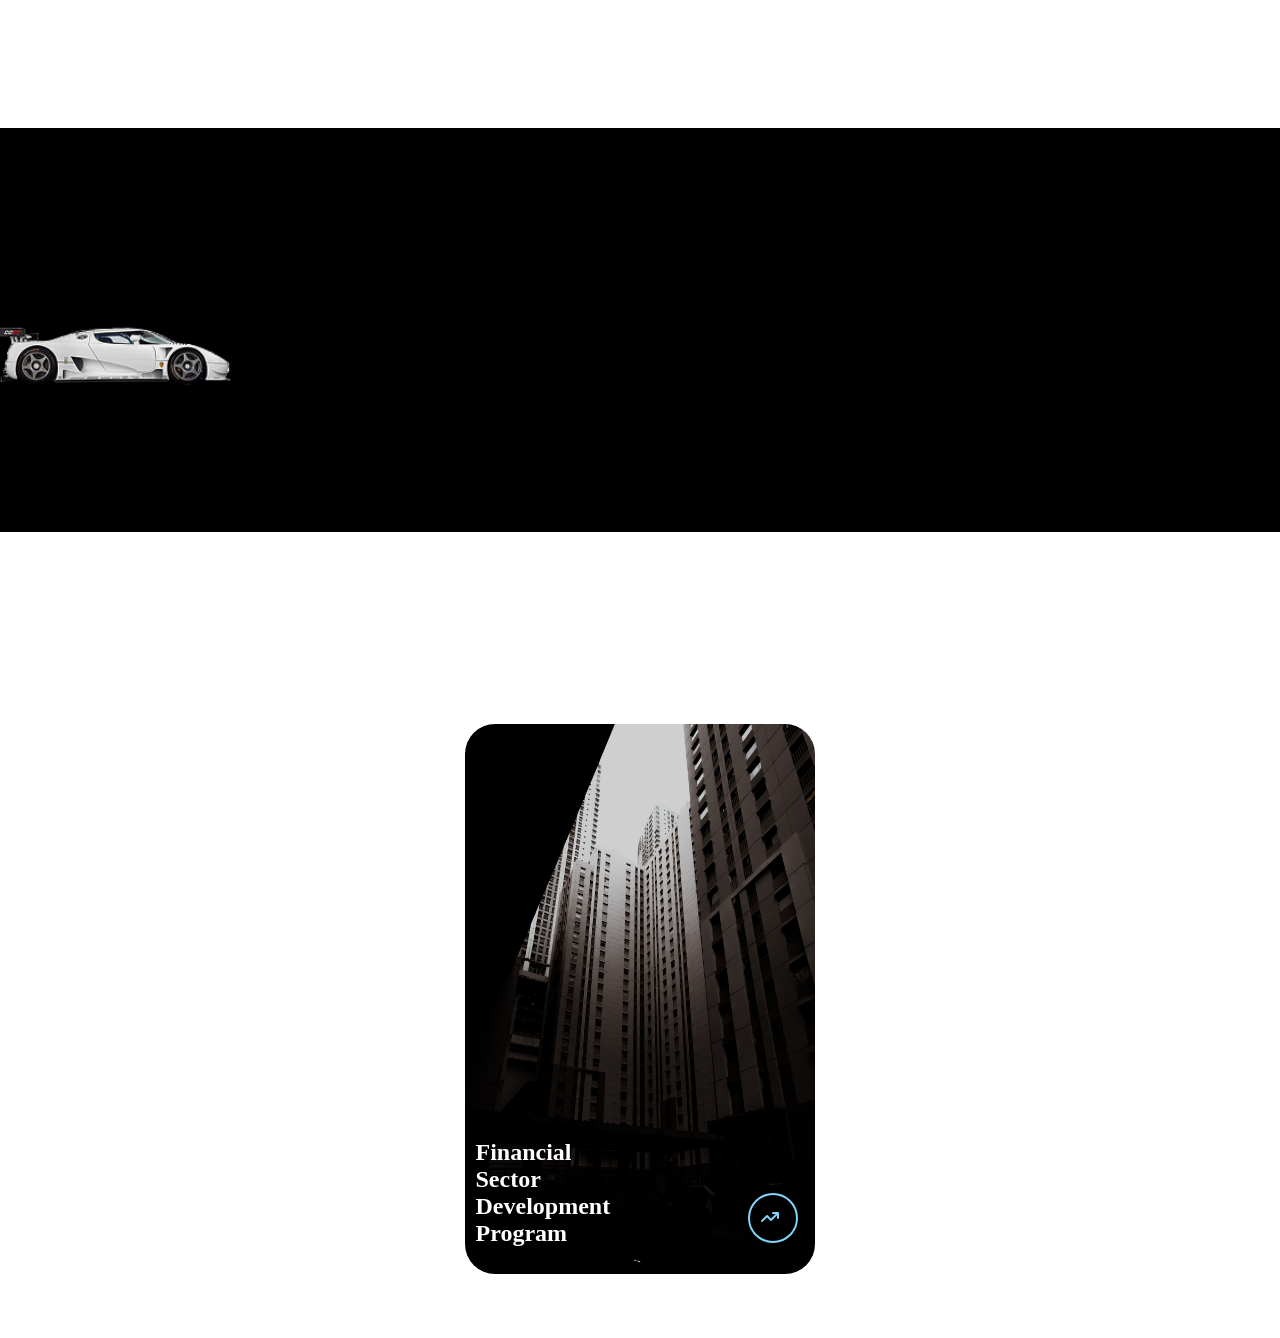
<file: task8/index.html>
<!DOCTYPE html>
<html lang="en">
<head>
    <meta charset="UTF-8">
    <meta name="viewport" content="width=device-width, initial-scale=1.0">
    <title>Web-design-summer </title>
    <link rel="stylesheet" href="css/style.css">
    <link rel="stylesheet" href="css/all.min.css">
</head>
<body>
    <section class="bg-black m-top-bottom p-top-bottom w-100">
        <img src="image/Screenshot 2026-08-04 103523.png" alt="" class="anim-img">
    </section>
    <!-- flip card  -->
     <section class="card-section">
        <div class="container p-top-bottom">
            <div class="flip-card">
                <div class="flip-card-inner">
    
        <div class="card  parent first-card">
            <img src="image/9a05790936f469a0dac0d0609e0223d9cc2483f2.jpg" alt="" class="w-100 h-100 b-radius">
            <div class="d-flex children posit-h2-img ">
                <h2 class="c-white w-40">Financial Sector Development Program</h2>
                <div class="children posit-icon">
                <i class="fa-solid fa-arrow-trend-up border-circle"></i>
                </div>
            </div>
        </div>
        <div class="card  bg-white  b-radius p-top-bottom parent second-card">
            <div  class="back-posit children">
                <div class=""><i class="fa-solid fa-layer-group icon-big"></i></div>
                <h2 class="p-top-bottom animation-h2">Financial Sector Development Program</h2>
                <p>The Program aims to develop a diversified and effective financial sector to support the development of the Saudi Arabia's economy.</p>
            </div>
            <div class="children posit-icon">
                <i class="fa-solid fa-arrow-right-long border-circle"></i>
            </div>
            <p class="children p-icon">Read More</p>

        </div>
    
    
    
    
    </div>
    </div>
    </div>
    </section>
</body>
</html>
</file>
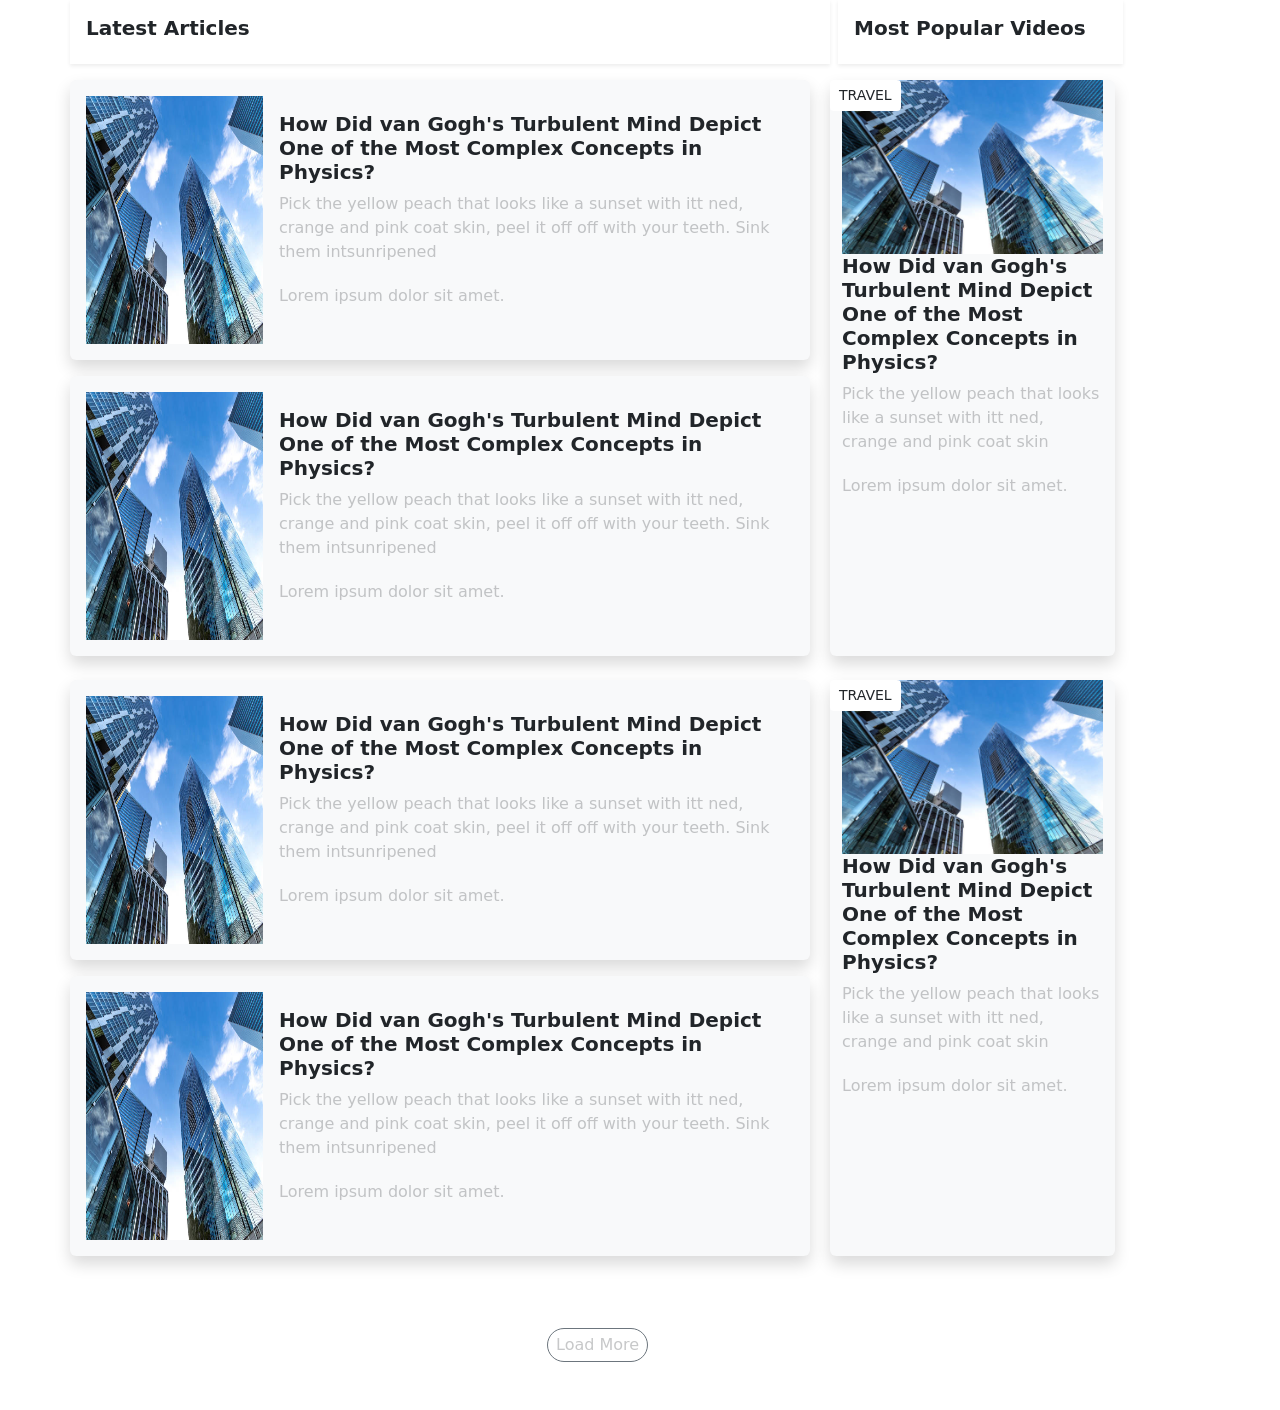
<file: task9/index.html>
<!DOCTYPE html>
<html lang="en">
<head>
    <meta charset="UTF-8">
    <meta name="viewport" content="width=device-width, initial-scale=1.0">
    <title>Web-design-summer </title>
    <link rel="stylesheet" href="css/bootstrap.min.css">
</head>
<body>
    <section class="container">
        <div class="row">
            <div class="col-8 shadow-sm p-3 me-2 bg-white">
                <h4 class="fs-5 fw-bold">Latest Articles</h4>
            </div>
            <div class="col-3 shadow-sm p-3 bg-white">
                <h4 class="fs-5 fw-bold">Most Popular Videos</h4>
            </div>
            <div class="col-8"> 
                <div class="row mb-2 me-2 mt-3">
                    <div class="col-12 d-flex shadow p-3 mb-3 bg-body-tertiary rounded">
                        <img src="image/3.jpg" alt="" class="col-3">
                        <div class="col-9 p-3">
                            <h4 class="fs-5 fw-bold">How Did van Gogh's Turbulent Mind Depict One of the Most Complex Concepts in Physics?</h4>
                            <p class="fs-6 text-dark text-opacity-25">Pick the yellow peach that looks like a sunset with itt ned, crange and pink coat skin, peel it off off with your teeth. Sink them intsunripened</p>
                            <p class="fs-6 text-dark text-opacity-25 py-1">Lorem ipsum dolor sit amet.</p>
                        </div>
                    </div>
                    <div class="col-12 d-flex shadow p-3 mb-3 bg-body-tertiary rounded">
                        <img src="image/3.jpg" alt="" class="col-3">
                        <div class="col-9 p-3">
                            <h4 class="fs-5 fw-bold">How Did van Gogh's Turbulent Mind Depict One of the Most Complex Concepts in Physics?</h4>
                            <p class="fs-6 text-dark text-opacity-25">Pick the yellow peach that looks like a sunset with itt ned, crange and pink coat skin, peel it off off with your teeth. Sink them intsunripened</p>
                            <p class="fs-6 text-dark text-opacity-25 py-1">Lorem ipsum dolor sit amet.</p>
                        </div>
                    </div>
                </div>
            </div>
            <div class="col-3 shadow pb-3 mt-3 mb-4 bg-body-tertiary rounded position-relative">
                <img src="image/3.jpg" alt="" class="w-100">
                <button class="btn bg-white btn-sm position-absolute top-0 start-0">TRAVEL</button>

                <h4 class="fs-5 fw-bold">How Did van Gogh's Turbulent Mind Depict One of the Most Complex Concepts in Physics?</h4>
                <p class="fs-6 text-dark text-opacity-25">Pick the yellow peach that looks like a sunset with itt ned, crange and pink coat skin</p>
                <p class="fs-6 text-dark text-opacity-25 py-1">Lorem ipsum dolor sit amet.</p>
            </div>
            <div class="col-8"> 
                <div class="row mb-2 me-2">
                    <div class="col-12 d-flex shadow p-3 mb-3 bg-body-tertiary rounded">
                        <img src="image/3.jpg" alt="" class="col-3">
                        <div class="col-9 p-3">
                            <h4 class="fs-5 fw-bold">How Did van Gogh's Turbulent Mind Depict One of the Most Complex Concepts in Physics?</h4>
                            <p class="fs-6 text-dark text-opacity-25">Pick the yellow peach that looks like a sunset with itt ned, crange and pink coat skin, peel it off off with your teeth. Sink them intsunripened</p>
                            <p class="fs-6 text-dark text-opacity-25 py-1">Lorem ipsum dolor sit amet.</p>
                        </div>
                    </div>
                    <div class="col-12 d-flex shadow p-3 mb-3 bg-body-tertiary rounded">
                        <img src="image/3.jpg" alt="" class="col-3">
                        <div class="col-9 p-3">
                            <h4 class="fs-5 fw-bold">How Did van Gogh's Turbulent Mind Depict One of the Most Complex Concepts in Physics?</h4>
                            <p class="fs-6 text-dark text-opacity-25">Pick the yellow peach that looks like a sunset with itt ned, crange and pink coat skin, peel it off off with your teeth. Sink them intsunripened</p>
                            <p class="fs-6 text-dark text-opacity-25 py-1">Lorem ipsum dolor sit amet.</p>
                        </div>
                    </div>
                </div>
            </div>
            <div class="col-3 shadow pb-3 mb-4 bg-body-tertiary rounded position-relative">
                <img src="image/3.jpg" alt="" class="w-100">
                <button class="btn bg-white btn-sm position-absolute top-0 start-0">TRAVEL</button>
                <h4 class="fs-5 fw-bold">How Did van Gogh's Turbulent Mind Depict One of the Most Complex Concepts in Physics?</h4>
                <p class="fs-6 text-dark text-opacity-25">Pick the yellow peach that looks like a sunset with itt ned, crange and pink coat skin</p>
                <p class="fs-6 text-dark text-opacity-25 py-1">Lorem ipsum dolor sit amet.</p>
            </div>
        </div>
        <div  class=" col-2 mx-auto m-5"><button class="btn btn btn-outline-secondary rounded-pill btn-sm fs-6 text-dark text-opacity-25">Load More</button></div>
        

    </section>



























































    <script src="js/bootstrap.bundle.min.js"></script>
</body>
</html>
</file>
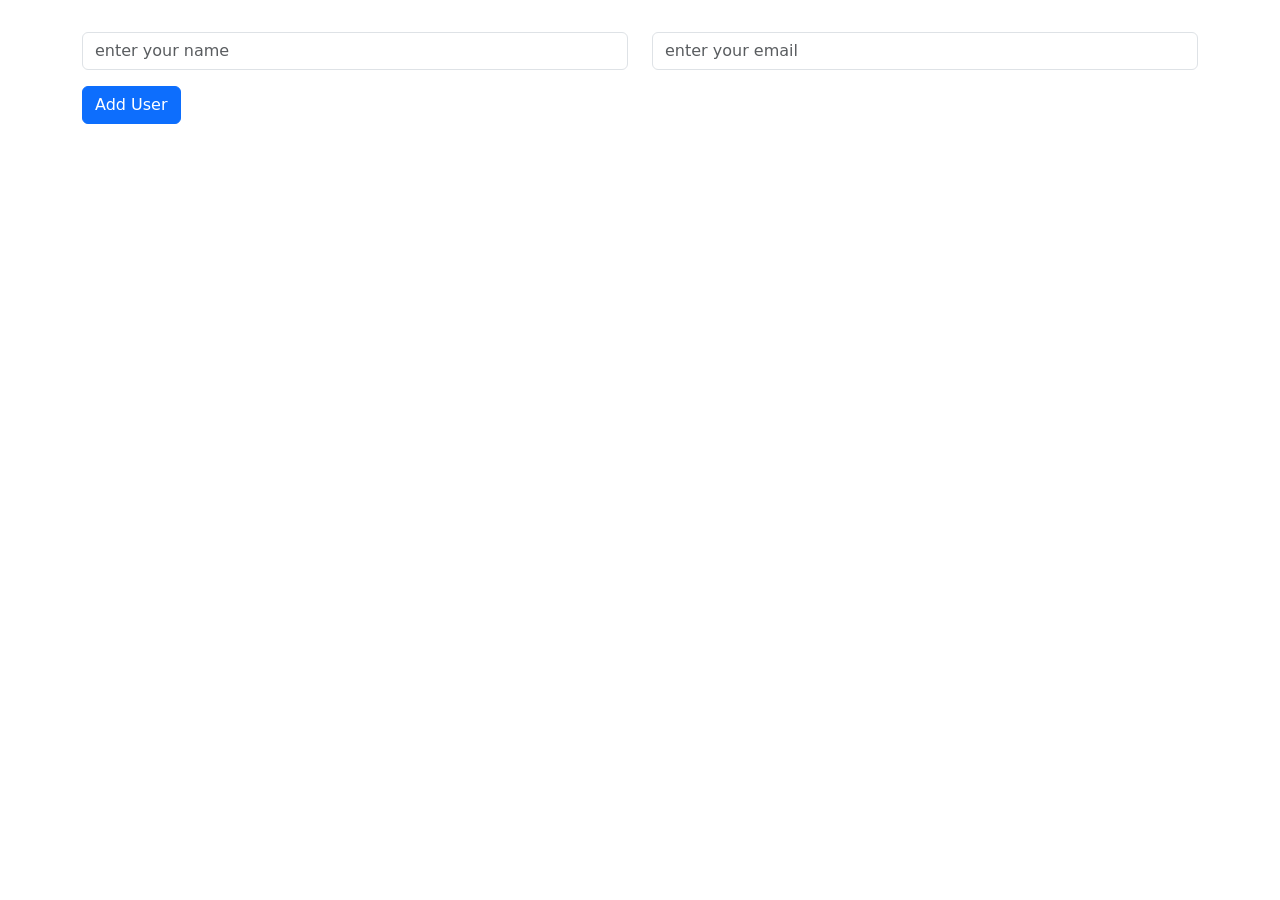
<file: task13/about.html>
<!doctype html>
<html lang="en">
  <head>
    <meta charset="utf-8">
    <meta name="viewport" content="width=device-width, initial-scale=1">
    <title>Bootstrap demo</title>
    <link href="https://cdn.jsdelivr.net/npm/bootstrap@5.3.8/dist/css/bootstrap.min.css" rel="stylesheet" integrity="sha384-sRIl4kxILFvY47J16cr9ZwB07vP4J8+LH7qKQnuqkuIAvNWLzeN8tE5YBujZqJLB" crossorigin="anonymous">
  </head>
  <body>
        <div class="container">
            <form class="row gy-3 mt-3" id="userForm">
                <div class="col-12 col-md-6">
                    <input type="text" placeholder="enter your name" class="form-control">
                </div>
                 <div class="col-12 col-md-6">
                    <input type="text" placeholder="enter your email" class="form-control">
                </div>
                <div class="col-12">
                    <button class="btn btn-primary">Add User</button>
                </div>
            </form>

            <div id="cards-container" class="mt-3">
             
            </div>
        </div>
    <script src="js/script.js"></script>

</body>
</html>
</file>
<file: task4/css/style.css>
*{
    margin: 0;
    padding: 0;
    box-sizing: border-box;
}
a{
    text-decoration: none;
}
nav{
    background-color: black;
}
li{
    list-style: none;
    margin: 0% 5px;
}
hr{
    width: 20%;
    color: rgb(255,255,255);
}











.container{
    width: 80%;
    margin: 0% 10%;
}
.text-cpital{
    text-transform:uppercase;
    font-weight:bold ;
}
.text-center{
    text-align: center;
}
.float-right{
    float: right;
}
.float-left{
    float: left;
}
.clear{
    clear: both;
}
.d-inline-block{
    display: inline-block;
}
.card{
    width: 40%;
    margin-left: 10%;
}
.padding-tob-bottom{
    padding: 2% 0%;
}
.margin-top-bottom{
    margin: 5% 0%;
    ;
}
.card-margin-top{
    margin-top: 4%;
}

.font-whight{
    font-weight:lighter ;
}
.pord-inputForm{
    border: 0;
    border-bottom: 2px solid rgb(221, 219, 216);
    margin: 2%;
    width: 80%;
}



.bg-orange{
    color: orange;
}
.submit{
    width: 100%;
    background-color: orange;
    margin-top: 10%;

}
.background-img{
    background-image: url(../image/3.jpg);
    background-repeat: no-repeat;
    background-size: 100% 100%;
    background-position: center;
}
.overlay{
    height: 100%;
    background-color: #00000070;
}

.white{
    color: white;
}
.bg-white{
    background-color: white;
}
.grey{
    color:  rgb(221, 219, 216);
}
.bg-grey-form{
    background-color: rgb(213, 211, 211);
    width: 100%;
    background-position: top right;
    background-size: 100% 138%;
    margin-top: 0%;
}

.bg-dark{
    color: #000;
}
.middle{
    padding: auto;

}

.font-size{
    font-size: 50px;
}
.font-size-p{
    font-size: 25px;
}
.p-word-body{
    font-size: 13px;
    color: rgba(255, 255, 255, 0.696);
}
.btn-style{
    background-color: transparent;
    border: solid;
    padding: 3px 5px;
    border-radius: 2px;

}
</file>
<file: task5/css/style.css>
*{
    margin: 0%;
    padding: 0%;
    box-sizing: border-box;
    border: 0;
}
li{
    list-style: none;
}
a{
    text-decoration: none;
    color: #000;
   
}
nav{
    position: sticky;
    top: 0px;
    padding-bottom: 1%;
    padding-top: 1%
}
hr{
    border: none;                 
    height: 1px;                  
    background-color: #fffcfc; 
    margin: 20px 0;
  
   
}







.container{
    width: 80%;
    margin: auto;
}
.card{
    width: 46%; 
}
.card-buy{
     width: 30%;
     margin-top: 20px;
     border-radius: 10px;
     display: inline-block;
     box-shadow: 0px 0px 6px 2px grey;
}
.w-100{
      width: 100%;
}
.w20{
    width: 20%;
}
.p-big-top-bottom{
    padding-top: 10%;
    padding-bottom: 5%;
     
}
.text-size{
    font-size: 35px;
}
.d-flex{
    display: flex;
    justify-content: space-around;
    flex-wrap: wrap;
   
}
.d-inline-block{
    display: inline-block;
}
.p-top-bottom{
    padding-bottom: 5%;
    padding-top: 5%;
}
.m-top-bottom{
    margin-top: 15px;
    margin-bottom: 2%;
}
.child{
  position: absolute;
}
.parent{
    position: relative;
}
.bottom-right{
    right: 0%;
    bottom: 5%;
    z-index: 1;

}
.middle-bottom{
    left: 25%;
    bottom: 5%;
    z-index: 1;
}

.bg-orange{
    background-color: orange !important;
}
.orange{
    color: orange;
}
.bg-black{
    background-color: #031039;
}
.c-white{
    color: white;
}
.bg-white{
    background-color: white;
}
.bg-grey{
    background-color: rgb(225, 219, 219);
}
.bg-image{
    background-size: 80%;
    background-image: url(../image/1.jpg);
    background-repeat: no-repeat;
    background-color: rgba(255, 255, 255, 0.729);
    background-position: right;

}
.num-row{
    margin-bottom: 20%;
}




.btn-nav{
    background-color:transparent;
    padding: 4px 8px;
    border: 0;
}


.li-nav{
    padding: 5px;
    font-weight: lighter;
    font-size: 12px;
}
.fex-nav{
    justify-content: space-between;
    align-items: center;
}
.form-search{
    padding-left: 3%;

}
.w-search{
    width: 75% !important;
}
.btn-search{
    width:25%;
    text-align: center;
}
.num-lock {
    justify-content: space-evenly;
    float:right
}
.clear{
    clear: both;
}
.arrow-down{
    position: fixed;
    left: 6%;
    bottom: 5%;
    z-index: 99999;

}
.vertical-text{
    writing-mode: vertical-lr;
    text-orientation: mixed;
}
.border-box{
    border: 0  solid;
    width: 45%;
    text-align: center;
    margin-right: 5%; 
    padding-top: 10px;
    padding-bottom: 30px;
}
.View-all{
    border: 0 solid;
}
.foatr-table{
    padding-top: 40px;
    padding-right:35px ;
}
</file>
<file: task6/css/style.css>
*{
    margin: 0%;
    padding: 0%;
    box-sizing: border-box;
    border: 0;
    font-family: "Poppins", sans-serif;
}
li{
    list-style: none;
}
a{
    text-decoration: none;
    color: #000;
   
}
nav{
    position: sticky;
    top: 0px;
    z-index: 99;
    padding-bottom: 1%;
    padding-top: 1%

}
h1{
    font-size: 60px;
    
}







.container{
    width: 80%;
    margin: auto;
}
.d-flex{
    display: flex;
    justify-content: space-between;
    flex-wrap: wrap;
   
}
.d-flex-non-wrap{
    display: flex;
    justify-content: space-between;

}
.m-big-top-bottom{
    margin-top: 10%;
    margin-bottom: 10%;
}
.m-top-bottom{
    margin-top: 2%;
    margin-bottom: 2%;
}
.m-bottom{
    margin-bottom: 5% !important;
}
.m-auto{
    margin: auto;
}
.p-big-tob-bottom{
    padding-top: 8%;
    padding-bottom: 5%;

}
.p-tob-bottom{
    padding-top: 2%;
    padding-bottom: 2%;
}
.t-center{
    text-align: center;
}
.p-center{
    padding-left: 39%;
}
.d-none{
    display: none;
}
.w-100{
    width: 100%;
}
.w-24{
    width: 24%;
}
.w-25{
    width: 25%;
}
.w-40{
    width: 40%;
}
.w-48{
    width: 48%;
}
.w-90{
    width: 90%;
}
.w-10{
    width: 10%;
}


.w-45{
    width: 45%;
}
.border-leaf{
    width: 35px;
    aspect-ratio: 1/1;
    border: 0px solid;
    border-radius: 8px;
    padding-top: 3%;
    padding-left: 2%;


}
.p-small{
    font-size: 9px;
}

.bg-grey{
    background: #F4F4F4;

}
.bg-green{
    background-color:#285E67;
}
.c-green{
    color: #285E67;
}
.bg-white{
    background-color: white;
}
.c-white{
    color: white;
}
.c-black{
    background-color: black;
}
.bg-pink{
    background-color: pink;
}
.bg-transparent{
    background-color: transparent !important;
}
.bg-img{
    width: 100%;
    background-image: url(../image/6ffa38c75963c1395d4cd22dd87078f89d5c9065.jpg);
    background-size: cover;
    background-position: center;
    background-repeat: no-repeat;
}
.btn{
    padding: 2% 12%;
    border-radius: 50px;

}
.btn-border{
    border: 2px solid white;
}
.border-radius{
    border-radius: 50% !important;
}
.icon-rose{
    width: 30px;
    aspect-ratio: 1 / 1;
    border-radius: 50%;
    border: 2px solid #285E67;
    padding-left: 2px;
}
.bg-img-icon{
    width: 50px;
    height: 50px;
    border: 2px solid white;
    border-radius: 10px;
    margin: auto;
    padding-top: 11px;
    padding-left: 11px;
}
.parent{
    position: relative;
}
.childe{
    position: absolute;
    left: 12%;
    width: 77%;
    z-index: 1;
}
.m-footer{
    margin-top: 20%;
}
</file>
<file: task6/css/media.css>
@media (max-width: 884px) {
    .text-center-media{
        text-align: center;
        margin: auto;
    }
    .d-none-big-media{
        display: none;
    }
    .w-big-48{
        width: 100%;
    }
    .w-25{
        width: 50%;
    }
    .m-footer{
        margin-top: 50%;
    }
    .w-40{
        width: 60%;
    }



















}
@media (max-width: 360px) {
    .d-none-media{
        display: none;
    }
    .d-none{
        display: inline;
    }
    h1{
        font-size: 40px;
    }
    .w-48{
        width: 100%;
    }
    .text-center-media{
        text-align: center;
    }
    .w-25{
        width: 100%;
    }
    .m-footer{
        margin-top: 120%;
    }
    .w-40{
        width: 100%;
    }
    .w-24{
        width: 50% ;
    }



















}
</file>
<file: task7/css/style.css>
*{
    margin: 0;
    padding: 0;
    border: 0;
    box-sizing: border-box;
}








.container{
    width: 80%;
    margin: auto;
}
.d-flex{
    display: flex;
    justify-content: space-between;
}

.w-30{
    width: 30%;
}
.p-top-bottom{
    padding: 4% 2%;
}
.m-top-bottom-k{
    margin-top: 10%;
}
.all-card{
    position: relative;
}

.p-big-top-bottom{
    padding-top: 20%;
    padding-bottom: 20%;
}
.over-floa{
    overflow: hidden;
}


.image-edit{
    width: 100%;
    aspect-ratio: 1 / 1;
}
.card-p{
    width: 100%;
    position: absolute;
    z-index: 1;
    bottom: 0;
    left: 0;
    padding-top: 80%;
    text-align: center;
    padding-bottom: 1%;
}
.card-img{
    position: relative;
    z-index: 2;
 
}
.all-card:hover .card-img{
    transform: scale(1.05) translate(-10px, -10px);
}
.all-card:hover .card-p{
    transform: translate(25px, 60px); 
    box-shadow: 0 10px 20px rgba(0, 0, 0, 0.15);
}


.bg-grey{
    background-color: rgb(209, 209, 209);
}
.bg-white{
    background-color: white;
}
.bg-teal{
    background-color: teal;
}
.arrow{
    position: absolute;
    z-index: 2;
    top: 2%;
    right: 2%;
}
.z-index{
    position: relative;
    z-index: 2;
    
}


.card-budy::before{
    background-color: teal;
    content: "";
    width: 20%;
    aspect-ratio: 1/1;
    position: absolute;
    right: -10%;
    top: -11%;
    z-index: 1;
    border-top: 10px;
    border-bottom: 10px;
    border-left: 10px;
    border-right: 10px;
    border-radius: 50%;
    transition: 1s;
}
.card-budy:hover::before {
    transform: scale(15);
    box-shadow: 6% black;
}
.card-triangle::before{
    background-color:#a81c60;
    content: "";
    width: 100%;
    height: 100%;
    position: absolute;
    left:110%;
    top: 0%;
    transition: 1s;
}

.card-triangle:hover::before {
    transform:skewX(10deg) translateX(-20%);

}
.d-non{
    display: none;
}
.card-triangle:hover .d-non {
    display: inline-block;
}
</file>
<file: task8/css/style.css>
*{
    margin: 0%;
    padding: 0%;
    box-sizing: border-box;
    border: 0;
}











.container{
    width: 80%;
    margin: auto;
}




.card{
    margin: auto;
    border: 0 solid;
    /* border-radius: 100px; */
}
.b-radius{
    border-radius: 30px;
}

.anim-img{
    animation: anim-car 2s;
    animation-iteration-count: infinite;
}


.bg-black{
    background-color: black;
 
}
.bg-grey{
    background-color: grey;
}
.c-white{
    color: white;
}
.bg-white{
    background-color: white;
}
.w-100{
    width: 100%;
}
.h-100{
    height: 100%;

}
.w-40{
    width: 40%;

}
.m-top-bottom{
    margin-top: 10%;
    margin-bottom: 10%;
}
.p-top-bottom{
    padding-top: 5%;
    padding-bottom: 5%;
}
.d-flex{
    display: flex;
    justify-content: space-between;
}
.flex{
    
}

@keyframes anim-car {
    from{
        transform: translateX(0px);

    }
    to{
        transform: translateX(1510px); 
    }
} 
.parent{
    position: relative;
}
.children{
    position: absolute;
}

.posit-h2-img{
    bottom: 5%;
    left:3% ;

}
.posit-icon{
    bottom: 3%;
    right: 5%;
    border: 2px solid #81D4FA;
    width: 50px;
    height: 50px;
    border-radius: 50%;
    padding-top: 13px;
    padding-left: 10px;
    color: #81D4FA;
}
.p-icon{
    bottom: 7%;
    right: 30%;
    font-size: 12px;
    color: #81D4FA;
}

.border-circle{
    width: 12%;
    aspect-ratio: 1/1;
    border: 0px solid;
    border-radius: 50px;
    padding-top: 3%;
    padding-left: 2%;
    color: #81D4FA;
}

.icon-big{
    font-size: 70px;
    padding-bottom: 5%; 
}
.back-posit{
    top: 20%;
    left: 15%;
    padding-right: 5%;
}
.flip-card{
    position: relative;
    width: 350px;       
    height: 550px;   
    margin: auto;       
    perspective: 1000px; 
}
.first-card , .second-card {
    backface-visibility:hidden;
    position: absolute;
    top: 0;
    left: 0;
    width: 100%;
    height: 100%;
}
.first-card{

}
.second-card{
    position: absolute;
    transform: rotateY(180deg);

}
.flip-card-inner{
    position: relative;
    width: 100%;
    height: 100%;
    transition: transform 0.8s;   
    transform-style: preserve-3d; 

}

.flip-card:hover .flip-card-inner {
    transform: rotateY(180deg);
}
.animation-h2{
    animation: top 3s;
}
@keyframes top {
    from{
        transform: translateY(50px);
    }
    to{
        transform: translateY(0);
    }
}
</file>
